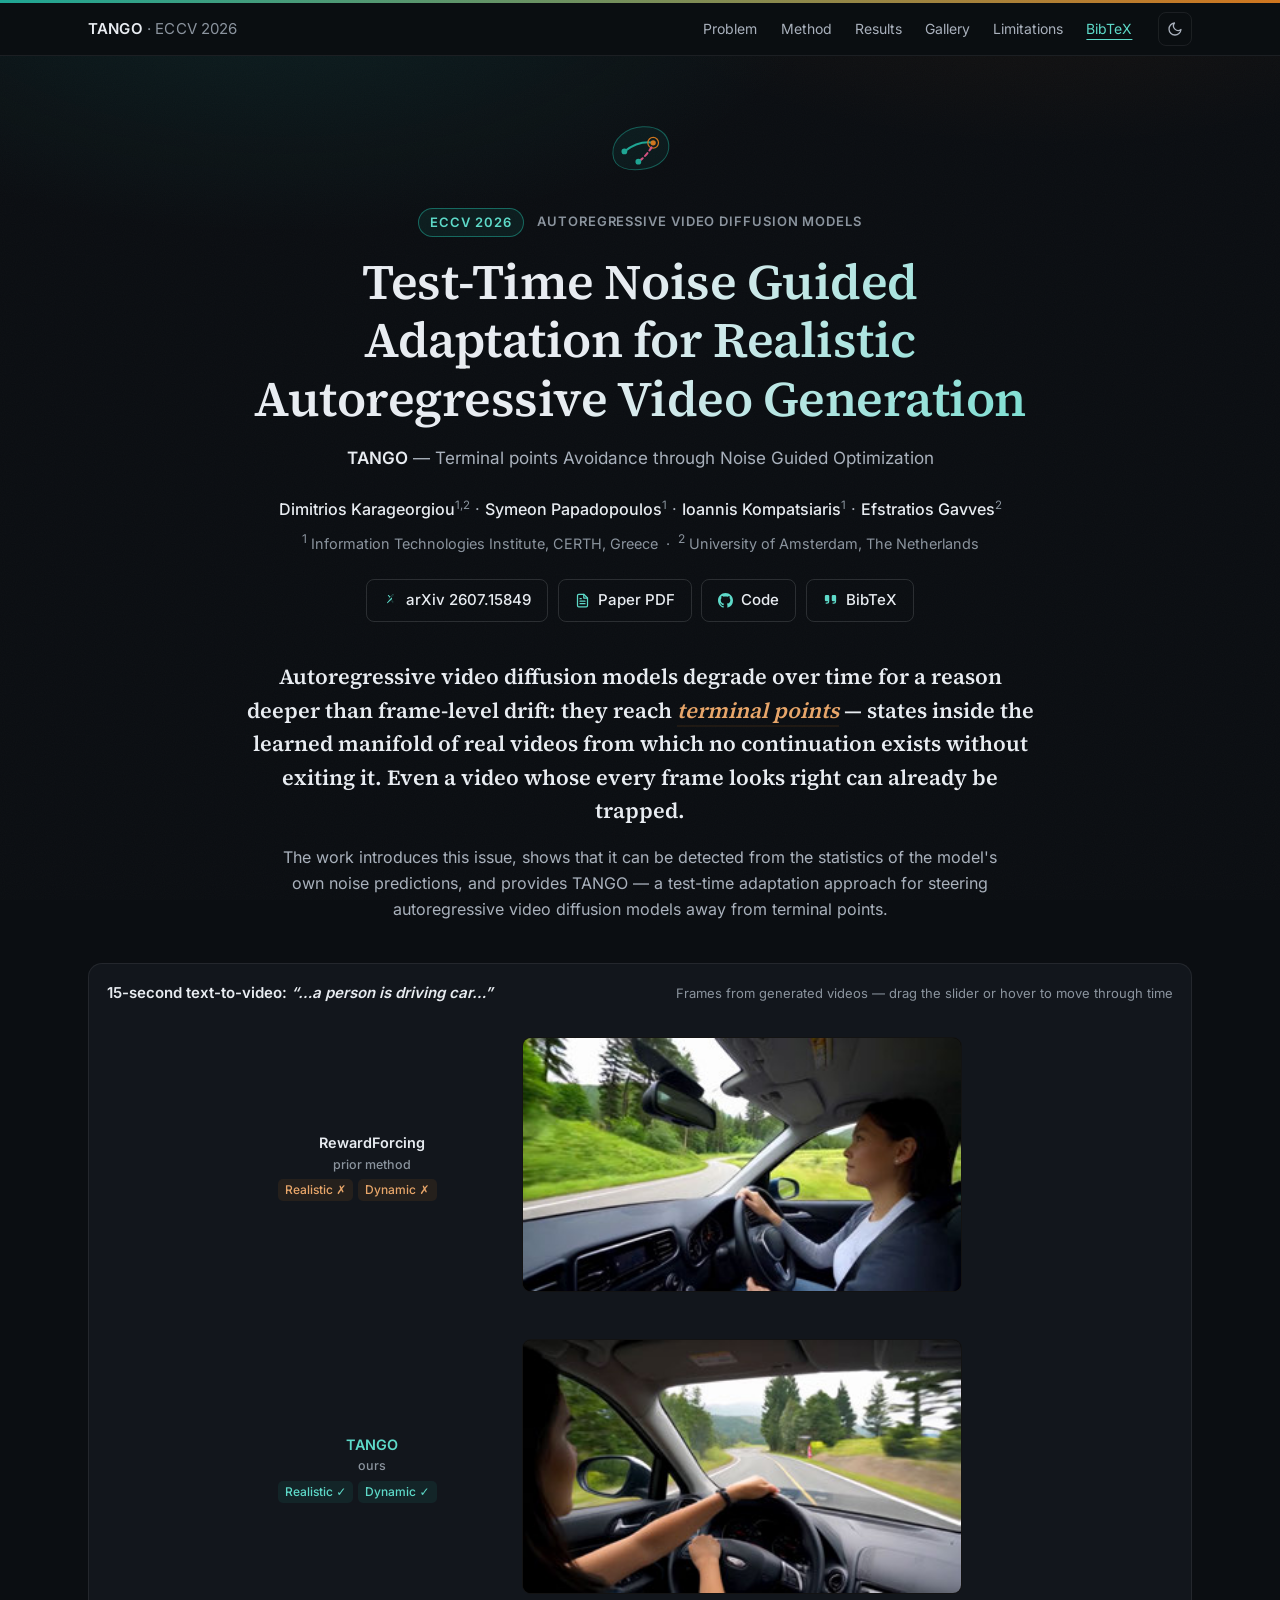
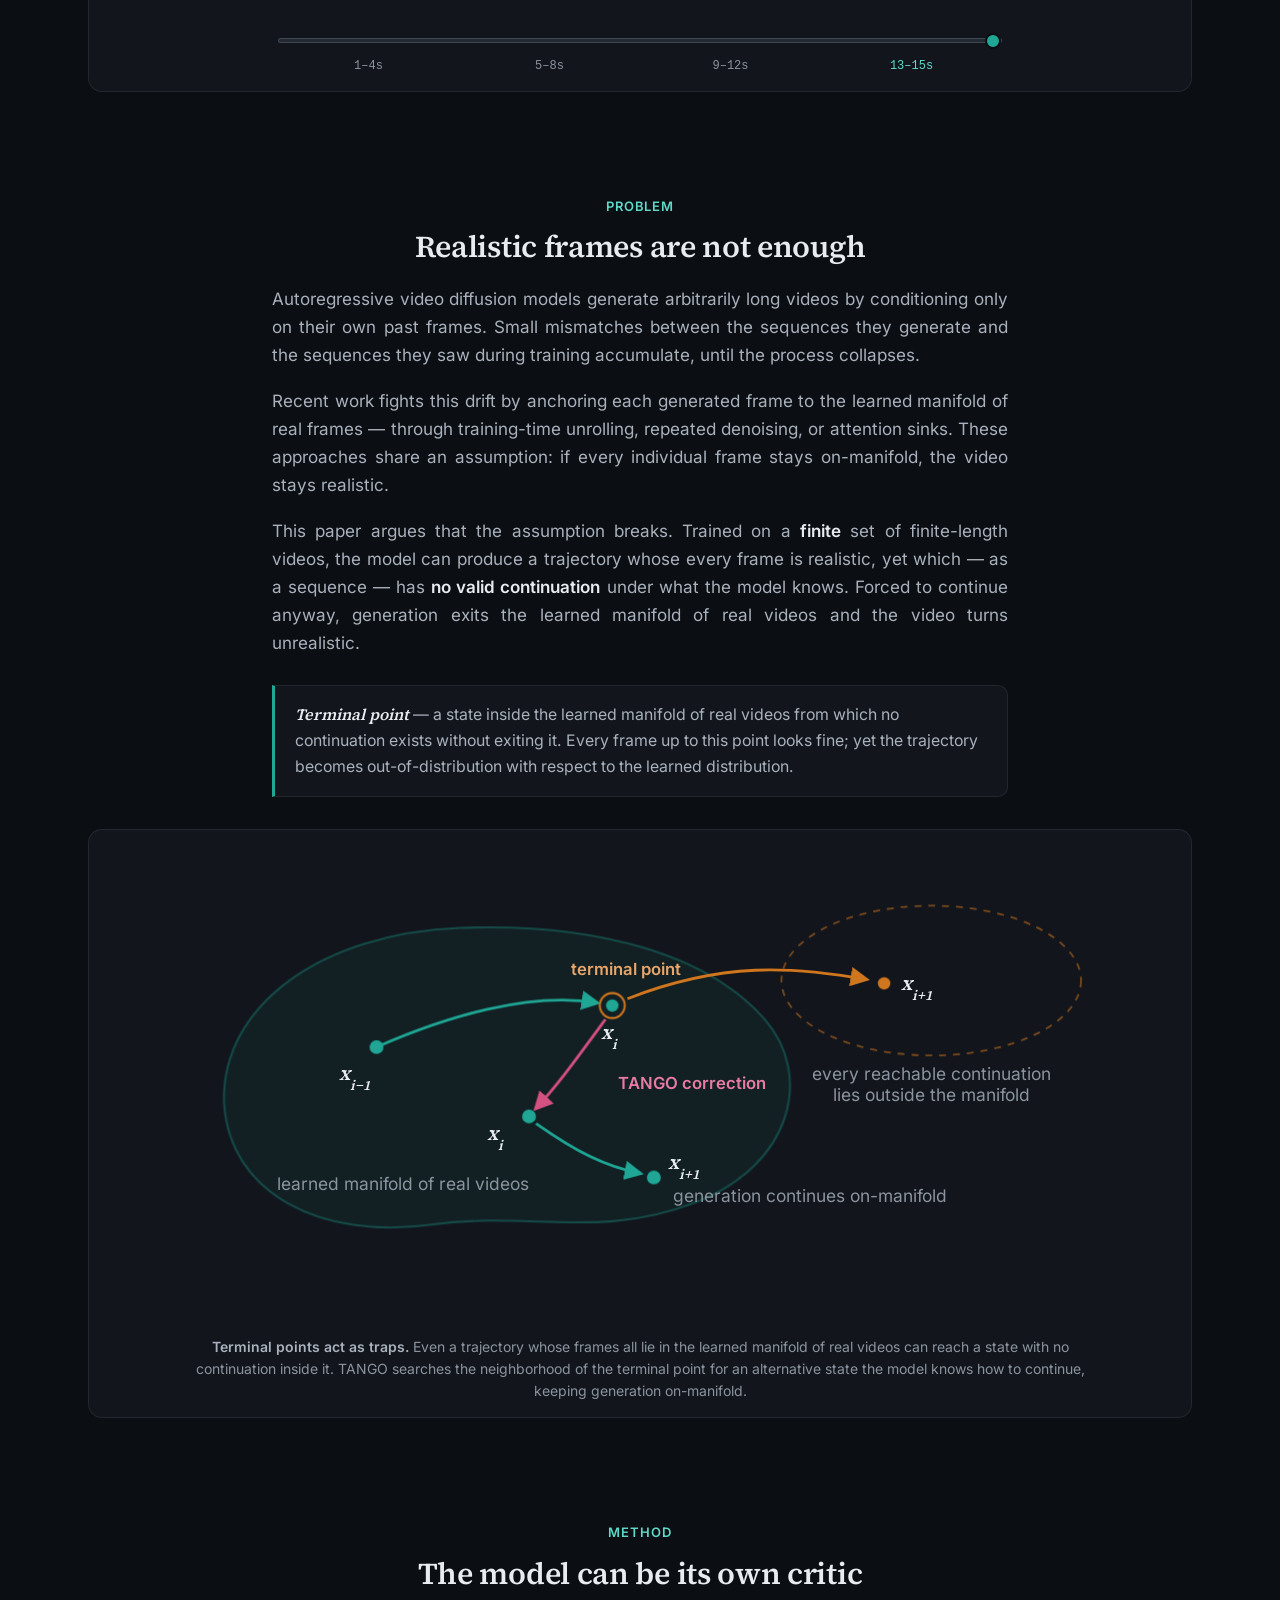
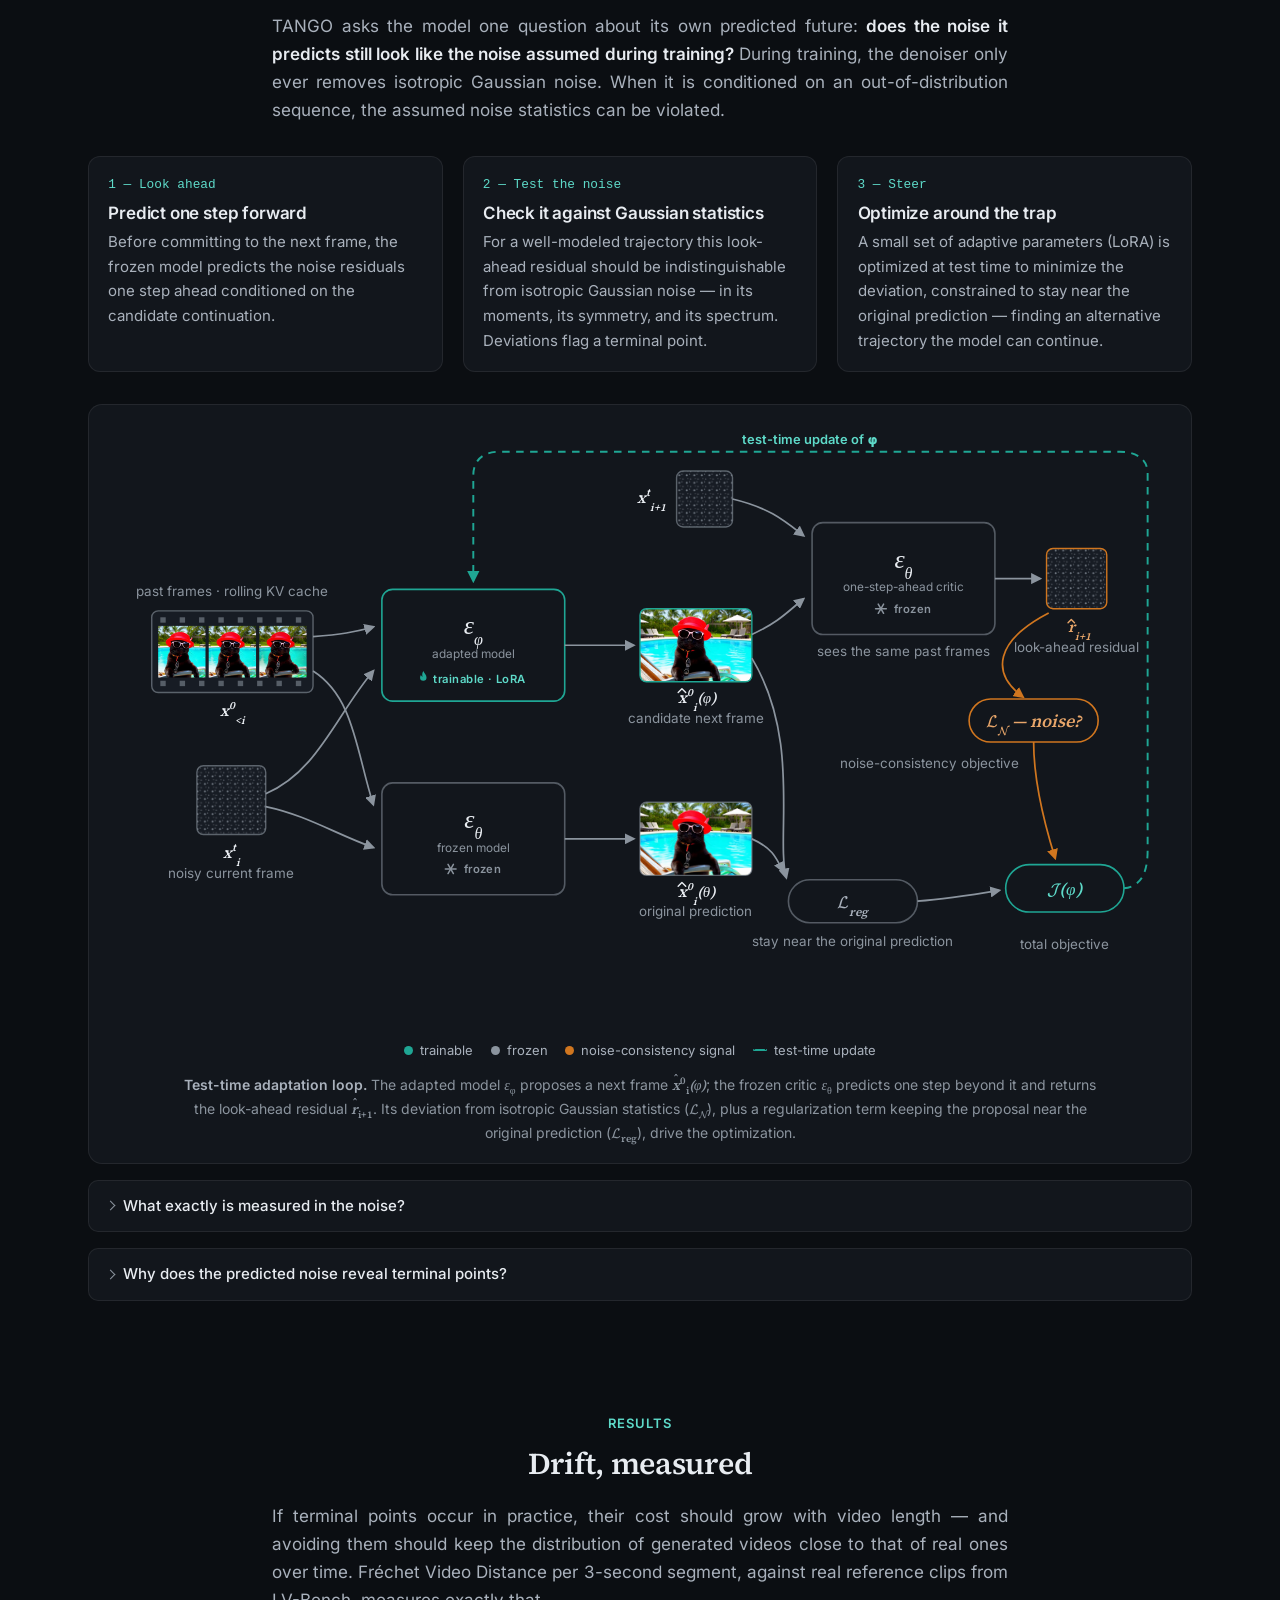
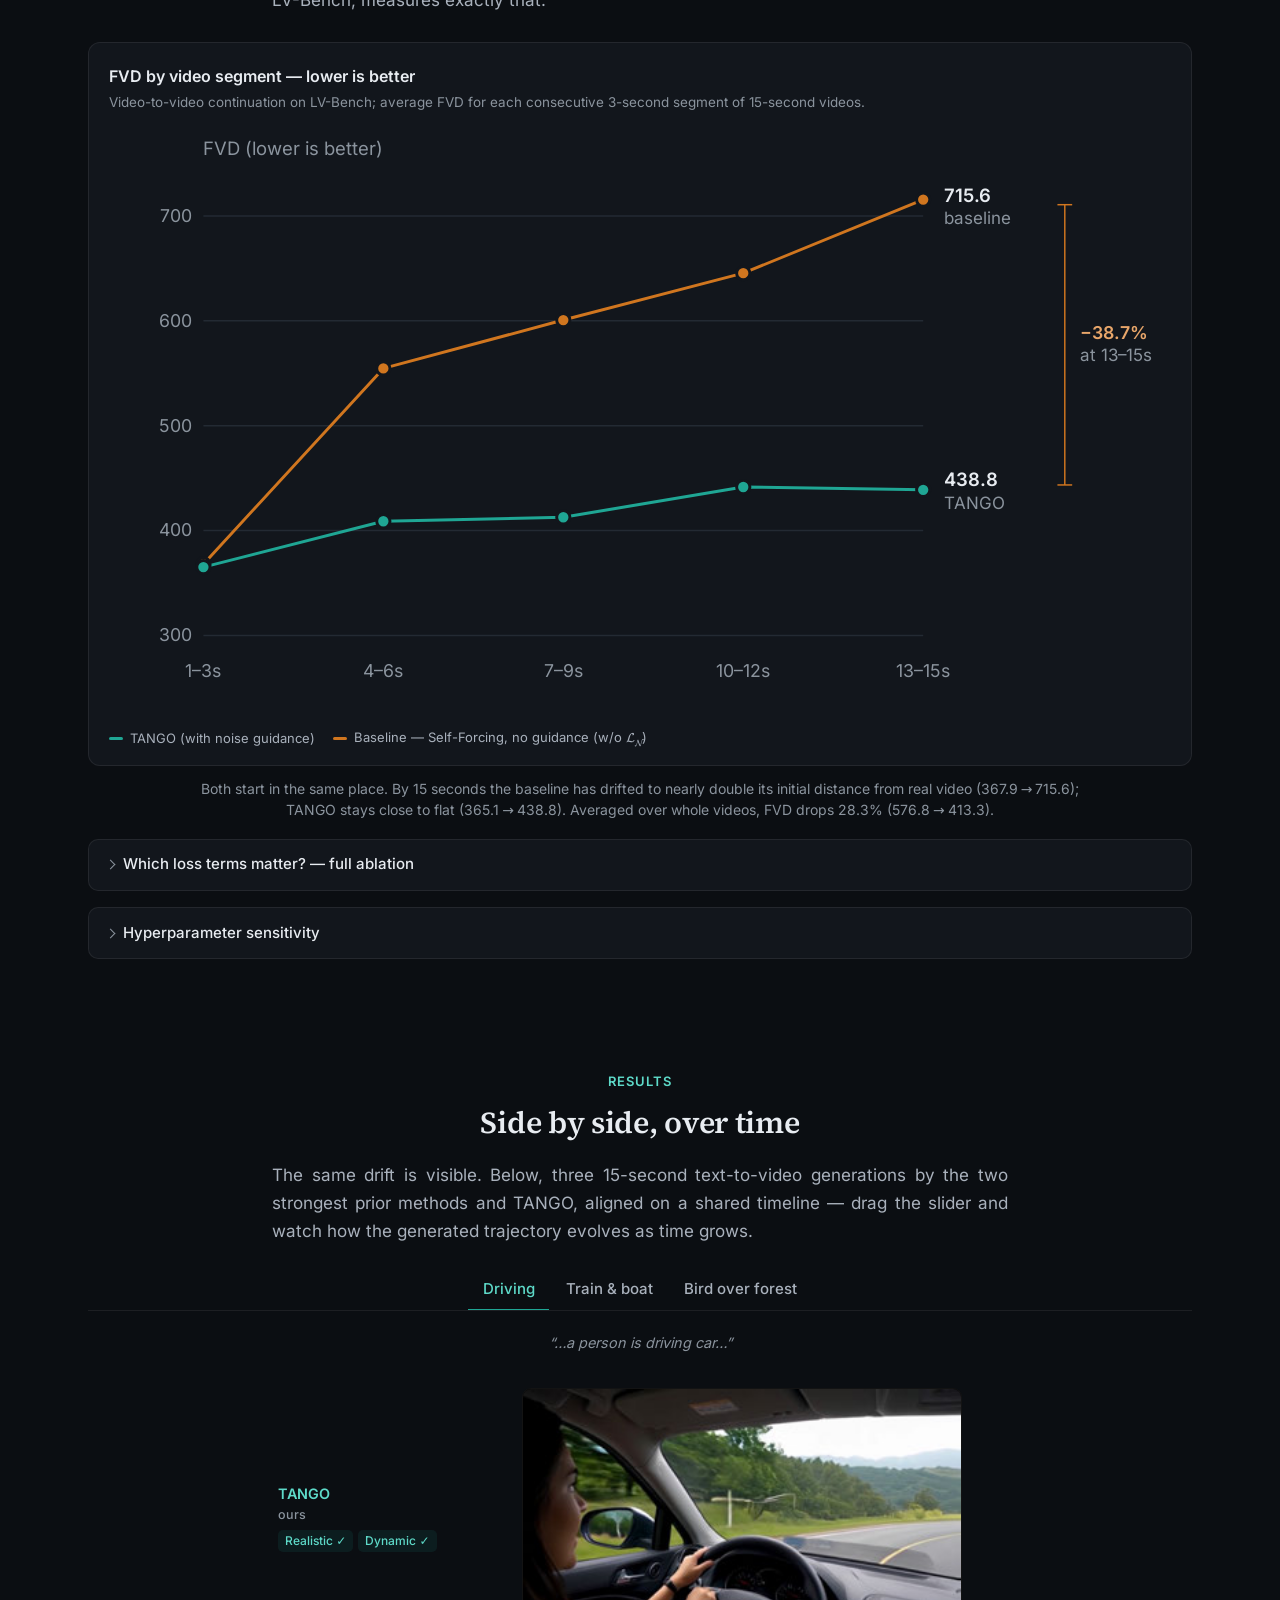
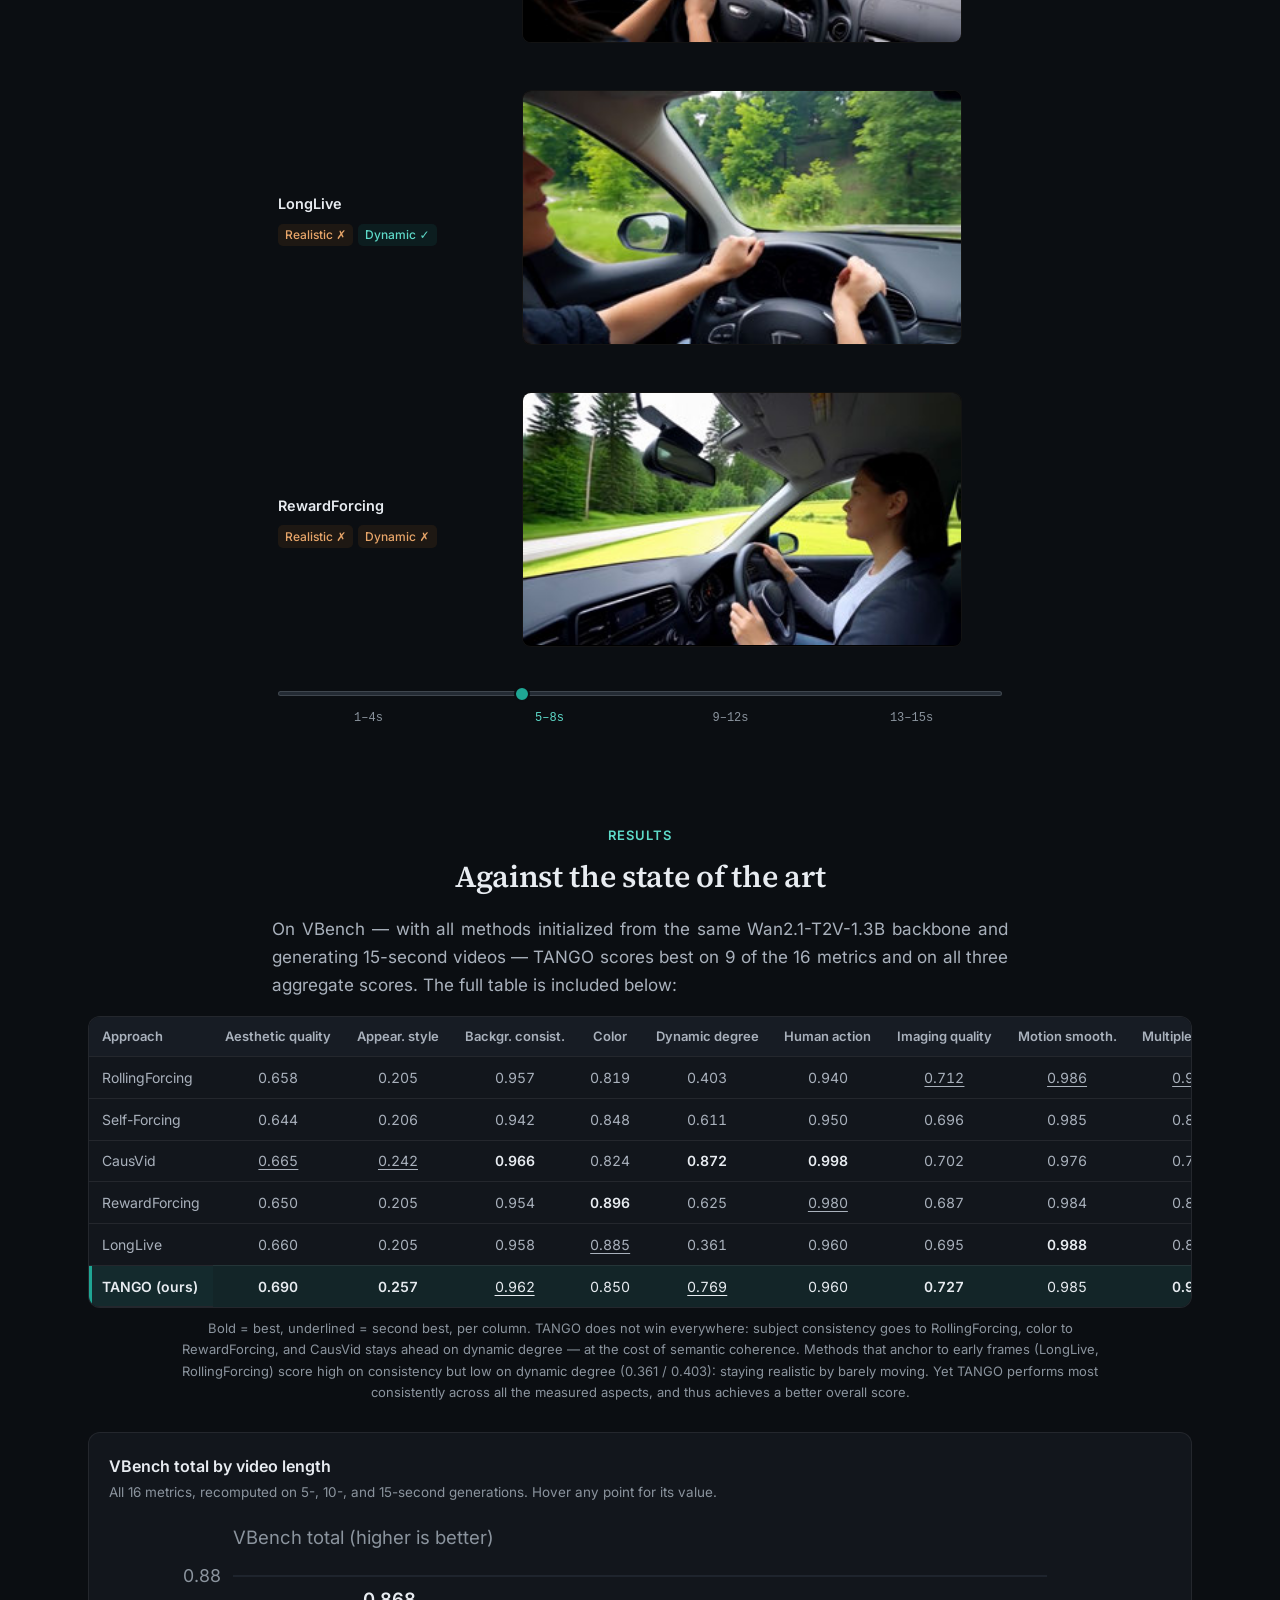
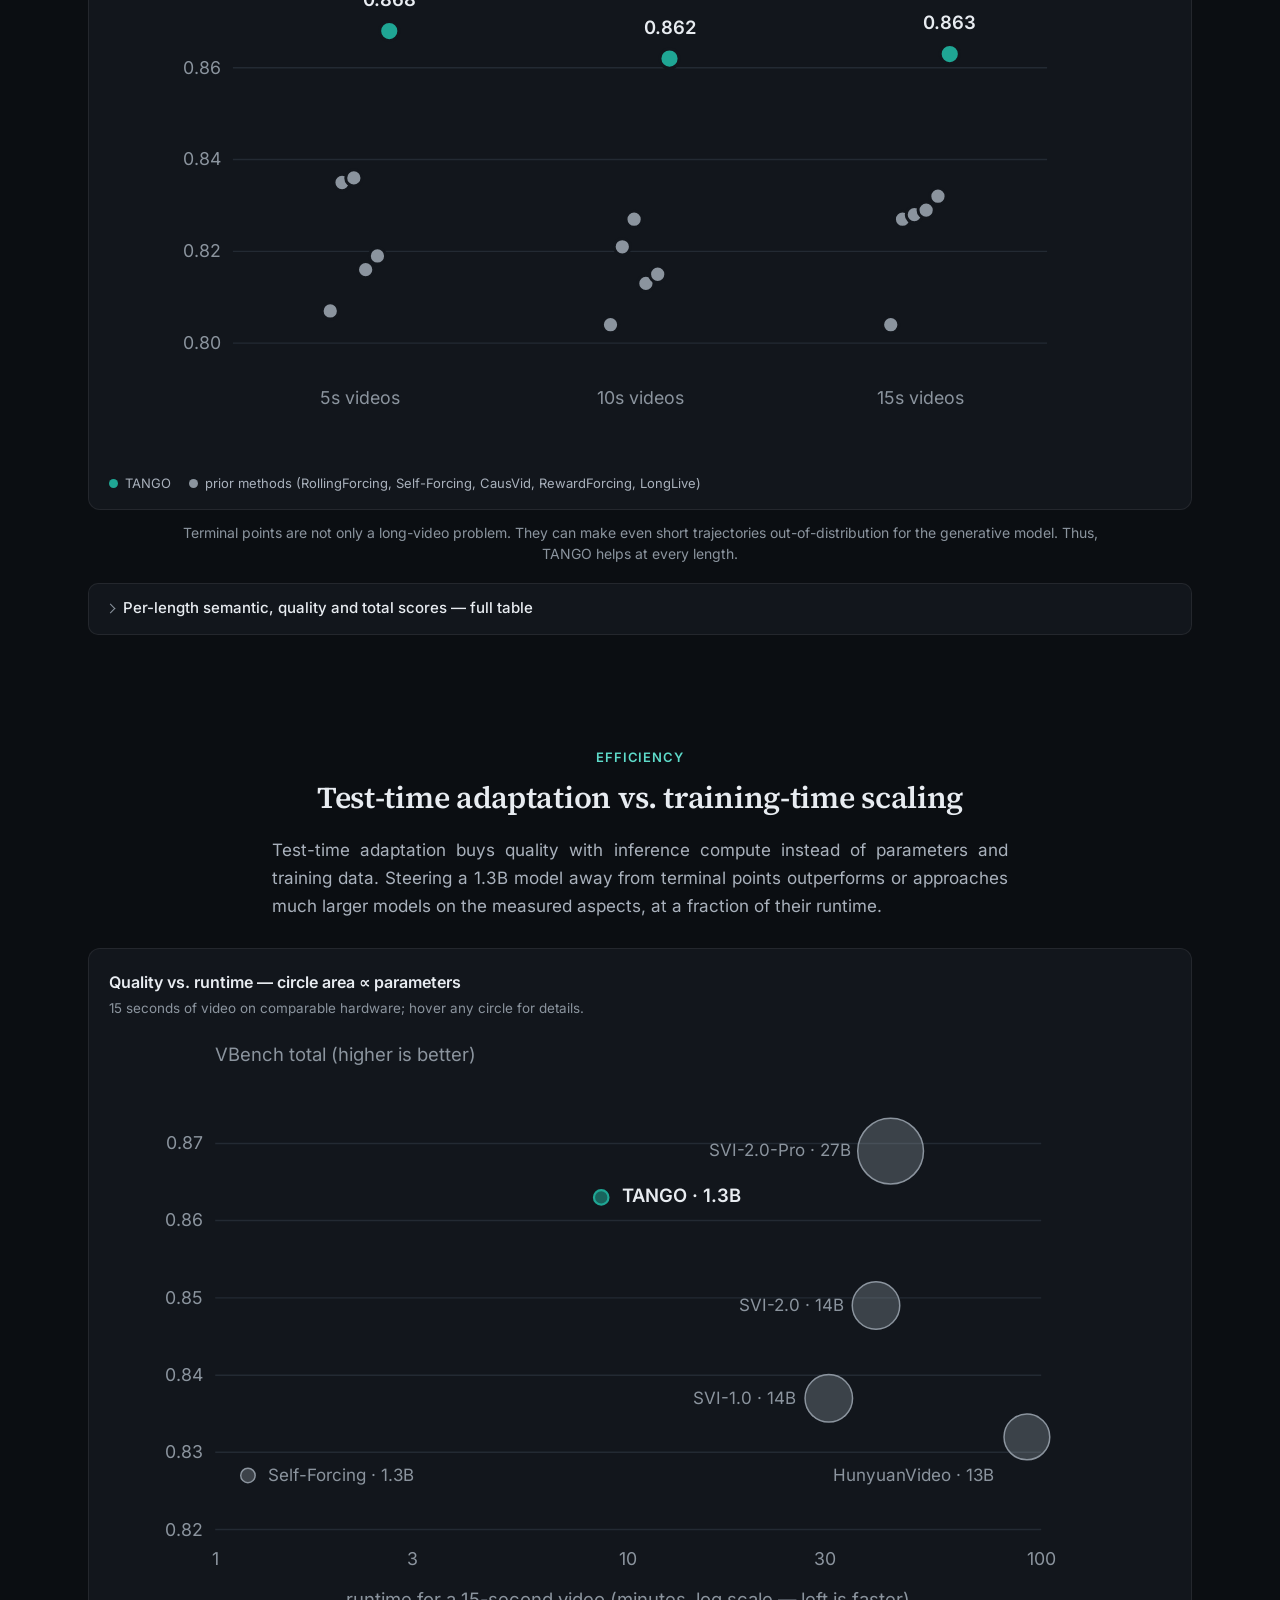
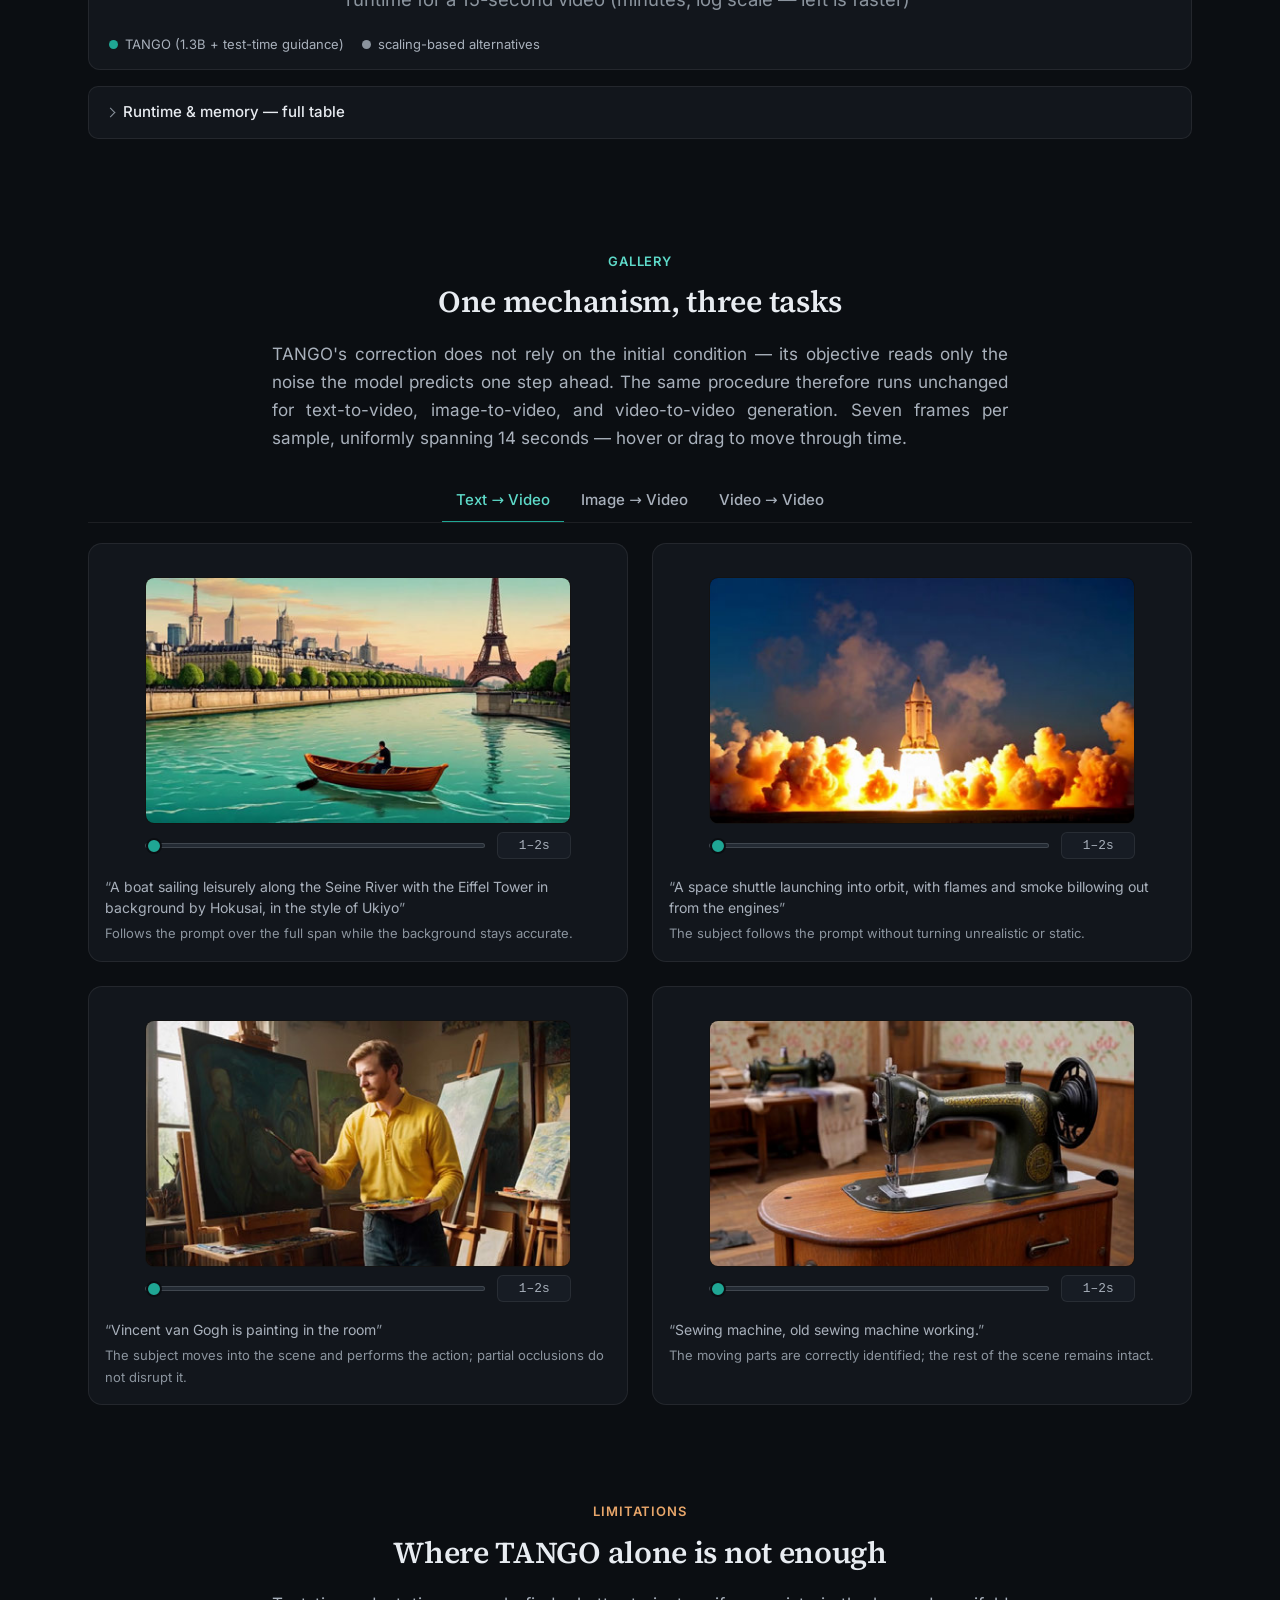
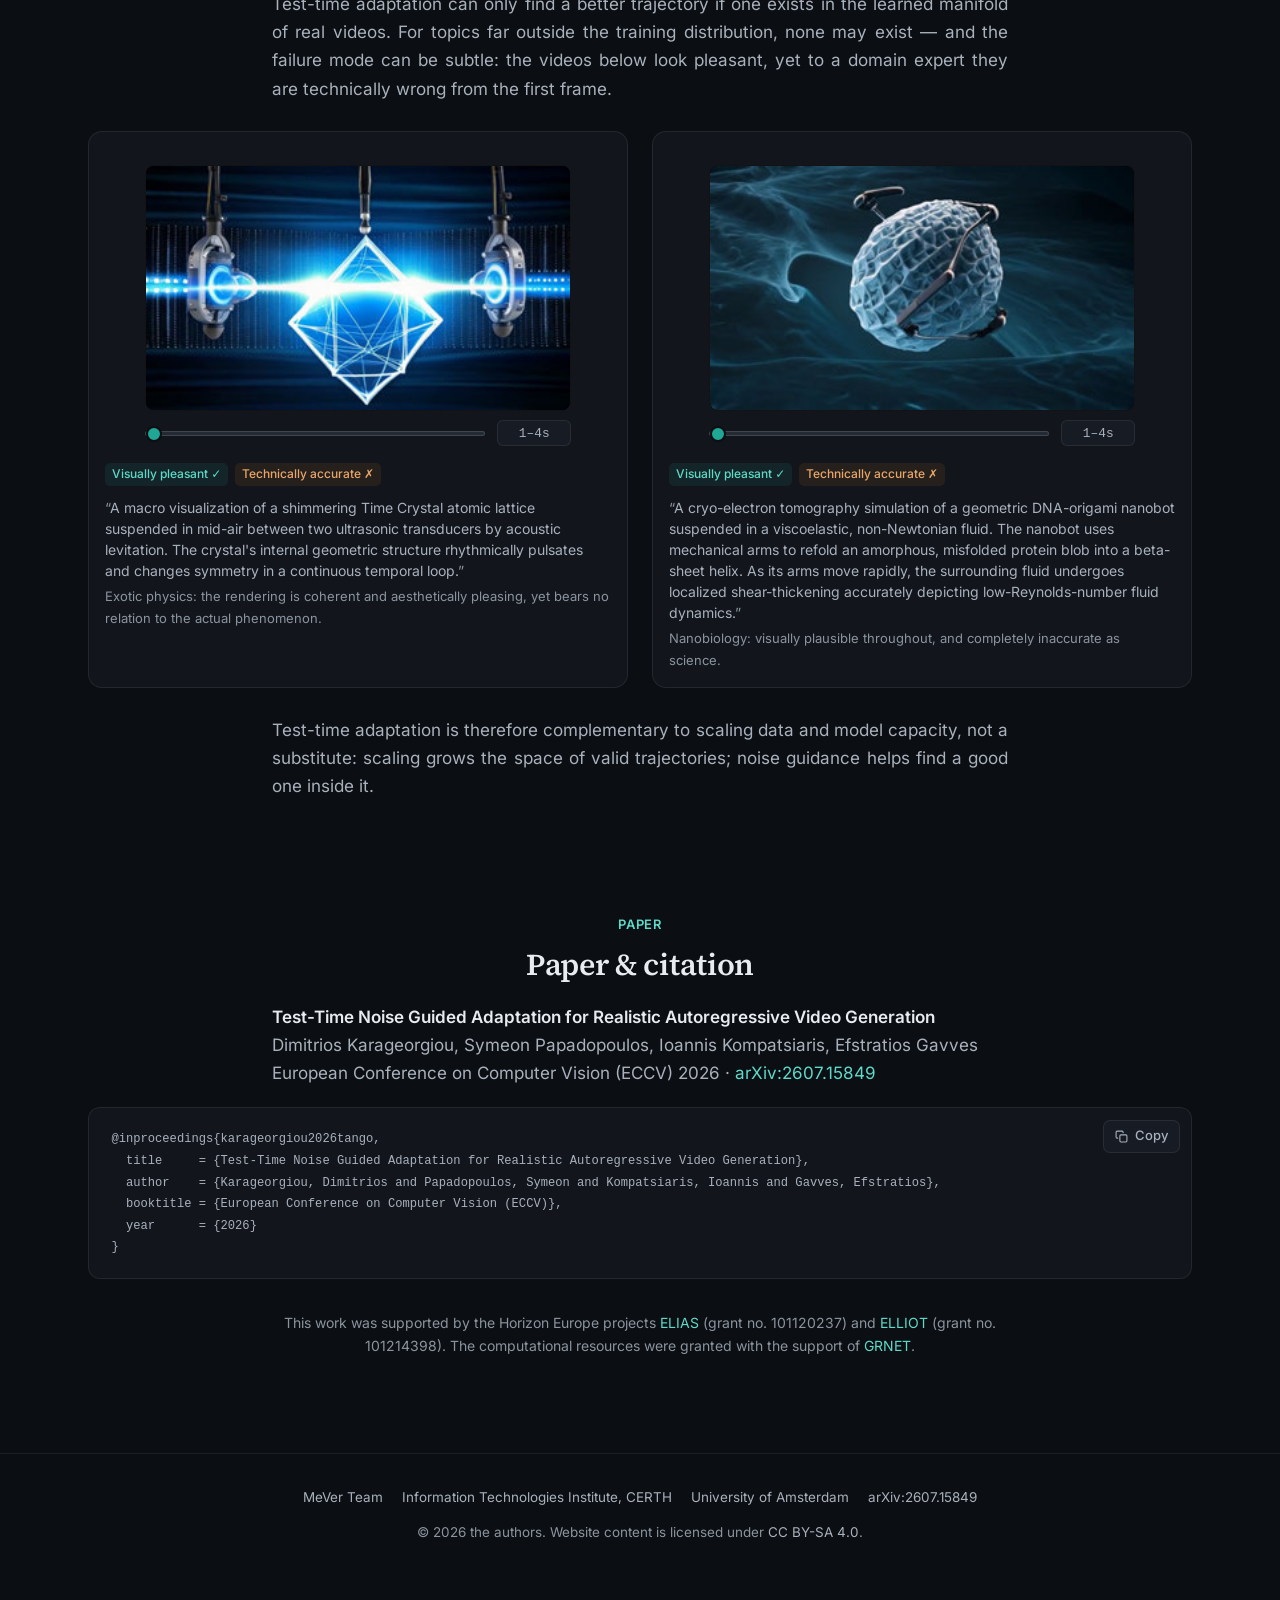
<file: index.html>
<!DOCTYPE html>
<html lang="en">
<head>
  <meta charset="utf-8">
  <meta name="viewport" content="width=device-width, initial-scale=1">

  <!--
    TANGO — ECCV 2026 project page.
    Copy style guide (keep the tone honest when editing):
      1. Every quantitative claim carries its raw values and comparator inline.
      2. Banned vocabulary: revolutionary, groundbreaking, unprecedented, massive, crushes.
         Allowed: outperforms, approaches, reduces, fails.
      3. Every section opens with one plain-language sentence before any term of art.
    Media note: every .clip filmstrip is a fixed-aspect container so each frame
    stack can later be swapped for a <video> element with zero layout change.
  -->

  <title>TANGO: Test-Time Noise Guided Adaptation for Realistic Autoregressive Video Generation</title>

  <meta name="title" content="TANGO: Test-Time Noise Guided Adaptation for Realistic Autoregressive Video Generation">
  <meta name="description" content="TANGO avoids terminal points in autoregressive video generation through test-time noise guided optimization, using the diffusion model as a critic of its own outputs. ECCV 2026.">
  <meta name="keywords" content="autoregressive video generation, video diffusion models, test-time adaptation, terminal points, noise guidance, TANGO, ECCV 2026, computer vision">
  <meta name="author" content="Dimitrios Karageorgiou, Symeon Papadopoulos, Ioannis Kompatsiaris, Efstratios Gavves">
  <meta name="robots" content="index, follow">
  <link rel="canonical" href="https://mever-team.github.io/tango/">

  <!-- Open Graph -->
  <meta property="og:type" content="article">
  <meta property="og:site_name" content="MeVer, CERTH-ITI">
  <meta property="og:title" content="TANGO: Test-Time Noise Guided Adaptation for Realistic Autoregressive Video Generation">
  <meta property="og:description" content="Even when every generated frame looks realistic, an autoregressive video model can reach a state from which it cannot continue. TANGO detects these terminal points from the model's own noise predictions and steers around them at test time. ECCV 2026.">
  <meta property="og:url" content="https://mever-team.github.io/tango/">
  <meta property="og:image" content="https://mever-team.github.io/tango/static/images/social_preview.png">
  <meta property="og:image:width" content="1200">
  <meta property="og:image:height" content="630">
  <meta property="og:image:alt" content="TANGO — test-time noise guided adaptation for autoregressive video generation">

  <!-- Twitter -->
  <meta name="twitter:card" content="summary_large_image">
  <meta name="twitter:title" content="TANGO: Test-Time Noise Guided Adaptation for Realistic Autoregressive Video Generation">
  <meta name="twitter:description" content="Even when every generated frame looks realistic, an autoregressive video model can reach a state from which it cannot continue. TANGO detects these terminal points and steers around them at test time. ECCV 2026.">
  <meta name="twitter:image" content="https://mever-team.github.io/tango/static/images/social_preview.png">

  <!-- Academic -->
  <meta name="citation_title" content="Test-Time Noise Guided Adaptation for Realistic Autoregressive Video Generation">
  <meta name="citation_author" content="Karageorgiou, Dimitrios">
  <meta name="citation_author" content="Papadopoulos, Symeon">
  <meta name="citation_author" content="Kompatsiaris, Ioannis">
  <meta name="citation_author" content="Gavves, Efstratios">
  <meta name="citation_publication_date" content="2026">
  <meta name="citation_conference_title" content="European Conference on Computer Vision (ECCV)">
  <meta name="citation_arxiv_id" content="2607.15849">
  <meta name="citation_pdf_url" content="https://arxiv.org/pdf/2607.15849">

  <meta name="theme-color" content="#0b0e12" id="meta-theme-color">
  <link rel="icon" type="image/svg+xml" href="static/images/favicon.svg">
  <link rel="icon" type="image/x-icon" href="static/images/favicon.ico">
  <link rel="apple-touch-icon" href="static/images/apple-touch-icon.png">

  <!-- Theme boot: default dark; apply stored preference before first paint -->
  <script>
    (function () {
      document.documentElement.classList.add('js');
      try {
        var q = new URLSearchParams(location.search).get('theme');
        var t = localStorage.getItem('tango-theme') || q;
        if (t === 'light') {
          document.documentElement.setAttribute('data-theme', 'light');
          var mt = document.getElementById('meta-theme-color');
          if (mt) mt.setAttribute('content', '#fafaf8');
        }
      } catch (e) {}
    })();
  </script>

  <link rel="preload" href="static/fonts/SourceSerif4-600.woff2" as="font" type="font/woff2" crossorigin>
  <link rel="preload" href="static/fonts/Inter.woff2" as="font" type="font/woff2" crossorigin>
  <link rel="stylesheet" href="static/css/style.css">
  <script defer src="static/js/main.js"></script>

  <script type="application/ld+json">
  {
    "@context": "https://schema.org",
    "@type": "ScholarlyArticle",
    "headline": "Test-Time Noise Guided Adaptation for Realistic Autoregressive Video Generation",
    "description": "TANGO avoids terminal points in autoregressive video generation through test-time noise guided optimization, using the diffusion model as a critic of its own outputs.",
    "author": [
      { "@type": "Person", "name": "Dimitrios Karageorgiou" },
      { "@type": "Person", "name": "Symeon Papadopoulos" },
      { "@type": "Person", "name": "Ioannis Kompatsiaris" },
      { "@type": "Person", "name": "Efstratios Gavves" }
    ],
    "datePublished": "2026",
    "publisher": { "@type": "Organization", "name": "European Conference on Computer Vision (ECCV)" },
    "url": "https://mever-team.github.io/tango/",
    "sameAs": "https://arxiv.org/abs/2607.15849",
    "isAccessibleForFree": true
  }
  </script>
</head>
<body>

<a class="skip-link" href="#main-content">Skip to content</a>

<header class="topnav">
  <div class="accent-bar" aria-hidden="true"></div>
  <div class="shell topnav-inner">
    <a class="wordmark" href="#top">
      <svg class="nav-mark" viewBox="0 0 180 180" aria-hidden="true">
        <path d="M 24,102 C 22,64 58,38 96,36 C 134,34 158,52 160,80 C 162,108 140,132 104,138 C 66,144 26,140 24,102 Z"
              style="fill: var(--accent-mark); fill-opacity: 0.14"/>
        <path d="M 50,98 C 68,82 92,72 114,74" fill="none" style="stroke: var(--accent-mark)" stroke-width="11" stroke-linecap="round"/>
        <circle cx="50" cy="98" r="13" style="fill: var(--accent-mark)"/>
        <circle cx="122" cy="75" r="10" style="fill: var(--accent-mark)"/>
        <circle cx="122" cy="75" r="21" fill="none" style="stroke: var(--warn-mark)" stroke-width="8"/>
        <path d="M 116,90 C 106,104 99,111 90,119" fill="none" style="stroke: var(--jump-mark)" stroke-width="11" stroke-dasharray="16 14" stroke-linecap="round"/>
        <circle cx="85" cy="124" r="13" style="fill: var(--accent-mark)"/>
      </svg>
      <span>TANGO <span class="tag">· ECCV 2026</span></span>
    </a>
    <div class="nav-actions">
      <a class="btn" href="https://arxiv.org/abs/2607.15849" target="_blank" rel="noopener">
        <svg viewBox="0 0 448 512" fill="currentColor" aria-hidden="true"><use href="#arxiv-glyph"/></svg>
        arXiv
      </a>
      <a class="btn" href="https://arxiv.org/pdf/2607.15849" target="_blank" rel="noopener">
        <svg viewBox="0 0 24 24" fill="none" stroke="currentColor" stroke-width="2" stroke-linecap="round" stroke-linejoin="round" aria-hidden="true"><path d="M14 2H6a2 2 0 0 0-2 2v16a2 2 0 0 0 2 2h12a2 2 0 0 0 2-2V8z"/><path d="M14 2v6h6"/><path d="M16 13H8"/><path d="M16 17H8"/><path d="M10 9H8"/></svg>
        PDF
      </a>
      <a class="btn" href="https://github.com/mever-team/tango" target="_blank" rel="noopener">
        <svg viewBox="0 0 16 16" fill="currentColor" aria-hidden="true"><path d="M8 0C3.58 0 0 3.58 0 8c0 3.54 2.29 6.53 5.47 7.59.4.07.55-.17.55-.38 0-.19-.01-.82-.01-1.49-2.01.37-2.53-.49-2.69-.94-.09-.23-.48-.94-.82-1.13-.28-.15-.68-.52-.01-.53.63-.01 1.08.58 1.23.82.72 1.21 1.87.87 2.33.66.07-.52.28-.87.51-1.07-1.78-.2-3.64-.89-3.64-3.95 0-.87.31-1.59.82-2.15-.08-.2-.36-1.02.08-2.12 0 0 .67-.21 2.2.82.64-.18 1.32-.27 2-.27.68 0 1.36.09 2 .27 1.53-1.04 2.2-.82 2.2-.82.44 1.1.16 1.92.08 2.12.51.56.82 1.27.82 2.15 0 3.07-1.87 3.75-3.65 3.95.29.25.54.73.54 1.48 0 1.07-.01 1.93-.01 2.2 0 .21.15.46.55.38A8.01 8.01 0 0 0 16 8c0-4.42-3.58-8-8-8z"/></svg>
        Code
      </a>
    </div>
    <nav class="topnav-links" aria-label="Sections">
      <a href="#problem">Problem</a>
      <a href="#method">Method</a>
      <a href="#drift">Results</a>
      <a href="#gallery">Gallery</a>
      <a href="#failures">Limitations</a>
      <a href="#citation">BibTeX</a>
    </nav>
    <button class="theme-toggle" type="button" aria-label="Switch to light theme">
      <svg class="icon-moon" viewBox="0 0 24 24" fill="none" stroke="currentColor" stroke-width="2" stroke-linecap="round" stroke-linejoin="round" aria-hidden="true"><path d="M21 12.8A9 9 0 1 1 11.2 3 7 7 0 0 0 21 12.8z"/></svg>
      <svg class="icon-sun" viewBox="0 0 24 24" fill="none" stroke="currentColor" stroke-width="2" stroke-linecap="round" stroke-linejoin="round" aria-hidden="true"><circle cx="12" cy="12" r="4"/><path d="M12 2v2m0 16v2M4.9 4.9l1.4 1.4m11.4 11.4 1.4 1.4M2 12h2m16 0h2M4.9 19.1l1.4-1.4M17.7 6.3l1.4-1.4"/></svg>
    </button>
  </div>
</header>

<main id="main-content">

  <!-- ================= HERO ================= -->
  <section class="hero" id="top">
    <div class="shell">
      <svg class="hero-mark" viewBox="0 0 180 180" aria-hidden="true">
        <path d="M 24,102 C 22,64 58,38 96,36 C 134,34 158,52 160,80 C 162,108 140,132 104,138 C 66,144 26,140 24,102 Z"
              style="fill: var(--accent-mark); fill-opacity: 0.08; stroke: var(--accent-mark); stroke-opacity: 0.5" stroke-width="2.5"/>
        <path d="M 52,96 C 70,82 92,72 116,74" fill="none" style="stroke: var(--accent-mark)" stroke-width="5" stroke-linecap="round"/>
        <circle cx="52" cy="96" r="7" style="fill: var(--accent-mark)"/>
        <circle cx="122" cy="75" r="6.5" style="fill: var(--warn-mark)"/>
        <circle cx="122" cy="75" r="13" fill="none" style="stroke: var(--warn-mark)" stroke-width="3"/>
        <path d="M 118,86 C 108,102 100,110 90,118" fill="none" style="stroke: var(--jump-mark)" stroke-width="5" stroke-dasharray="9 8" stroke-linecap="round"/>
        <circle cx="86" cy="121" r="7" style="fill: var(--accent-mark)"/>
      </svg>
      <p class="hero-kicker"><span class="pill">ECCV 2026</span> Autoregressive video diffusion models</p>
      <h1>Test-Time Noise Guided Adaptation for Realistic Autoregressive Video Generation</h1>
      <p class="hero-sub"><span class="abbr">TANGO</span> — Terminal points Avoidance through Noise Guided Optimization</p>

      <p class="authors">
        <a href="https://orcid.org/0009-0007-4259-8249" target="_blank" rel="noopener">Dimitrios Karageorgiou</a><sup>1,2</sup> ·
        <a href="https://orcid.org/0000-0002-5441-7341" target="_blank" rel="noopener">Symeon Papadopoulos</a><sup>1</sup> ·
        <a href="https://orcid.org/0000-0001-6447-9020" target="_blank" rel="noopener">Ioannis Kompatsiaris</a><sup>1</sup> ·
        <a href="https://orcid.org/0000-0001-8947-1332" target="_blank" rel="noopener">Efstratios Gavves</a><sup>2</sup>
      </p>
      <p class="affils"><sup>1</sup> Information Technologies Institute, CERTH, Greece &nbsp;·&nbsp; <sup>2</sup>&nbsp;University of Amsterdam, The Netherlands</p>

      <div class="hero-links">
        <a class="btn" href="https://arxiv.org/abs/2607.15849" target="_blank" rel="noopener">
          <!-- arXiv glyph from Academicons (SIL OFL 1.1) -->
          <svg viewBox="0 0 448 512" fill="currentColor" aria-hidden="true"><path id="arxiv-glyph" d="m 119.65,351.996 c -5.84961,0.13477 -11.1943,-3.29883 -13.502,-8.67578 -2.19629,-5.27051 -0.61914,-8.9668 4.19727,-15.8652 7.05469,-10.3799 78.8242,-96.5625 78.8242,-96.5625 l -15.8828,-14.8633 c -13.3809,-13.3779 -13.9561,-31.333 -1.50977,-43.7754 l 18.4922,-17.6133 -51.5977,-63.377 c -4.00586,-4.26758 -6.48535,-11.7559 -4.24805,-17.1309 2.27832,-5.53613 7.69727,-9.12891 13.6836,-9.07031 3.83398,0.0957 7.43262,1.87402 9.83789,4.86133 l 61.3691,57.0566 94.5762,-90.0703 c 3.19434,-3.08398 7.44336,-4.83984 11.8828,-4.91016 1.60449,0.0039 3.19824,0.245117 4.73242,0.714844 5.7793,1.80566 10.249,6.41797 11.8711,12.252 1.2998,5.47363 -0.27637,11.2334 -4.18164,15.2832 l -83.0859,100.011996 14.8789,13.834 c 11.0957,10.0029 11.1543,27.3906 0.12695,37.4688 l -16.2949,15.6309 56.2559,66.4434 0.0742,0.0859 0.0664,0.0899 c 5.02734,6.53125 7.43164,11.5615 4.83984,17.9395 -3.13379,5.96875 -8.69727,10.29 -15.2559,11.8516 -0.67676,0.0908 -1.35938,0.13574 -2.04297,0.13671 l -0.004,-0.0117 c -4.42871,-0.27051 -8.61035,-2.13086 -11.7754,-5.24023 l -0.13086,-0.10743 -0.12304,-0.11132 -65.207,-59.127 -89.8965,86.2402 c 0,0 -5.33398,6.47754 -10.9707,6.61133 z m 178.104,-33.041 c 0.47852,-0.002 0.95703,-0.0332 1.43164,-0.0957 4.84277,-1.33301 8.95605,-4.54004 11.4316,-8.91016 1.44922,-3.5625 1.00293,-6.45703 -4.19727,-13.2148 l -56.0586,-66.2188 -26.375,25.3027 64.9551,58.9062 c 2.33887,2.41504 5.46484,3.91113 8.8125,4.2168 v 0.0137 z M 192.436,227.402 334.446,57.244 c 2.78711,-3.48926 4.5293,-6.97949 3.3418,-10.9121 -1.16113,-4.30273 -4.43457,-7.71777 -8.68555,-9.05664 -1.08105,-0.333984 -2.20508,-0.503906 -3.33594,-0.505859 -3.20801,0.07617 -6.26953,1.35645 -8.57617,3.58789 l -142.033,135.284999 c -11.1719,11.1719 -9.48242,26.0195 1.39258,36.8945 z"/></svg>
          arXiv 2607.15849
        </a>
        <a class="btn" href="https://arxiv.org/pdf/2607.15849" target="_blank" rel="noopener">
          <svg viewBox="0 0 24 24" fill="none" stroke="currentColor" stroke-width="2" stroke-linecap="round" stroke-linejoin="round" aria-hidden="true"><path d="M14 2H6a2 2 0 0 0-2 2v16a2 2 0 0 0 2 2h12a2 2 0 0 0 2-2V8z"/><path d="M14 2v6h6"/><path d="M16 13H8"/><path d="M16 17H8"/><path d="M10 9H8"/></svg>
          Paper PDF
        </a>
        <a class="btn" href="https://github.com/mever-team/tango" target="_blank" rel="noopener">
          <svg viewBox="0 0 16 16" fill="currentColor" aria-hidden="true"><path d="M8 0C3.58 0 0 3.58 0 8c0 3.54 2.29 6.53 5.47 7.59.4.07.55-.17.55-.38 0-.19-.01-.82-.01-1.49-2.01.37-2.53-.49-2.69-.94-.09-.23-.48-.94-.82-1.13-.28-.15-.68-.52-.01-.53.63-.01 1.08.58 1.23.82.72 1.21 1.87.87 2.33.66.07-.52.28-.87.51-1.07-1.78-.2-3.64-.89-3.64-3.95 0-.87.31-1.59.82-2.15-.08-.2-.36-1.02.08-2.12 0 0 .67-.21 2.2.82.64-.18 1.32-.27 2-.27.68 0 1.36.09 2 .27 1.53-1.04 2.2-.82 2.2-.82.44 1.1.16 1.92.08 2.12.51.56.82 1.27.82 2.15 0 3.07-1.87 3.75-3.65 3.95.29.25.54.73.54 1.48 0 1.07-.01 1.93-.01 2.2 0 .21.15.46.55.38A8.01 8.01 0 0 0 16 8c0-4.42-3.58-8-8-8z"/></svg>
          Code
        </a>
        <a class="btn" href="#citation">
          <svg viewBox="0 0 24 24" fill="currentColor" stroke="none" aria-hidden="true"><path d="M16 3a2 2 0 0 0-2 2v6a2 2 0 0 0 2 2h3a2 2 0 0 1-2 2h-1a1 1 0 0 0 0 2h1a4 4 0 0 0 4-4V5a2 2 0 0 0-2-2z"/><path d="M5 3a2 2 0 0 0-2 2v6a2 2 0 0 0 2 2h3a2 2 0 0 1-2 2H5a1 1 0 0 0 0 2h1a4 4 0 0 0 4-4V5a2 2 0 0 0-2-2z"/></svg>
          BibTeX
        </a>
      </div>

      <p class="thesis">
        Autoregressive video diffusion models degrade over time for a reason deeper than
        frame-level drift: they reach <em class="tp">terminal points</em> — states inside the
        learned manifold of real videos from which no continuation exists without exiting it. Even a video whose every
        frame looks right can already be trapped.
      </p>
      <p class="thesis-sub">
        The work introduces this issue, shows that it can be detected from the statistics of the
        model's own noise predictions, and provides TANGO — a test-time adaptation approach for steering autoregressive video diffusion models away from terminal points.
      </p>

      <!-- Hero teaser: baseline vs TANGO over a shared timeline.
           Each .clip is a fixed-aspect stack; swap frames for <video> later. -->
      <div class="teaser reveal" data-race data-autoplay="loop">
        <div class="teaser-head">
          <span class="teaser-title">15-second text-to-video: <em>“…a person is driving car…”</em></span>
          <span class="teaser-note">Frames from generated videos — drag the slider or hover to move through time</span>
        </div>
        <div class="race-rows">
          <div class="race-row">
            <div class="race-label">
              <span class="race-name">RewardForcing <span class="who">prior method</span></span>
              <div class="race-chips">
                <span class="chip chip--bad">Realistic ✗</span>
                <span class="chip chip--bad">Dynamic ✗</span>
              </div>
            </div>
            <figure class="clip" data-times='["1–4s","5–8s","9–12s","13–15s"]' data-start="3">
              <div class="frames">
                <div class="frames-track">
                  <img src="static/images/compare/driving/rewardforcing_1.jpg" width="319" height="184" alt="RewardForcing, driving scene at 1–4 seconds" loading="lazy">
                  <img src="static/images/compare/driving/rewardforcing_2.jpg" width="319" height="184" alt="RewardForcing, driving scene at 5–8 seconds" loading="lazy">
                  <img src="static/images/compare/driving/rewardforcing_3.jpg" width="322" height="186" alt="RewardForcing, driving scene at 9–12 seconds" loading="lazy">
                  <img src="static/images/compare/driving/rewardforcing_4.jpg" width="322" height="186" alt="RewardForcing, driving scene at 13–15 seconds: the scene has degraded" loading="lazy">
                </div>
              </div>
            </figure>
          </div>
          <div class="race-row race-row--ours">
            <div class="race-label">
              <span class="race-name">TANGO <span class="who">ours</span></span>
              <div class="race-chips">
                <span class="chip chip--good">Realistic ✓</span>
                <span class="chip chip--good">Dynamic ✓</span>
              </div>
            </div>
            <figure class="clip" data-times='["1–4s","5–8s","9–12s","13–15s"]' data-start="3">
              <div class="frames">
                <div class="frames-track">
                  <img src="static/images/compare/driving/tango_1.jpg" width="319" height="184" alt="TANGO, driving scene at 1–4 seconds" loading="lazy">
                  <img src="static/images/compare/driving/tango_2.jpg" width="319" height="184" alt="TANGO, driving scene at 5–8 seconds" loading="lazy">
                  <img src="static/images/compare/driving/tango_3.jpg" width="319" height="184" alt="TANGO, driving scene at 9–12 seconds" loading="lazy">
                  <img src="static/images/compare/driving/tango_4.jpg" width="322" height="186" alt="TANGO, driving scene at 13–15 seconds: the scene remains coherent" loading="lazy">
                </div>
              </div>
            </figure>
          </div>
        </div>
        <div class="race-shared">
          <input class="race-range" type="range" min="0" max="3" step="1" value="3" aria-label="Video time segment">
          <div class="seg-axis" aria-hidden="true"><span>1–4s</span><span>5–8s</span><span>9–12s</span><span>13–15s</span></div>
        </div>
      </div>

    </div>
  </section>

  <!-- ================= PROBLEM ================= -->
  <section id="problem">
    <div class="shell">
      <p class="kicker">Problem</p>
      <h2>Realistic frames are not enough</h2>
      <div class="prose reveal">
        <p>
          Autoregressive video diffusion models generate arbitrarily long videos by conditioning
          only on their own past frames. Small mismatches between the sequences they generate and
          the sequences they saw during training accumulate, until the process collapses.
        </p>
        <p>
          Recent work fights this drift by anchoring each generated frame to the learned manifold of
          real frames — through training-time unrolling, repeated denoising, or attention sinks.
          These approaches share an assumption: if every individual frame stays on-manifold, the
          video stays realistic.
        </p>
        <p>
          This paper argues that the assumption breaks. Trained on a <strong>finite</strong> set of
          finite-length videos, the model can produce a trajectory whose every frame is realistic,
          yet which — as a sequence — has <strong>no valid continuation</strong> under what the model
          knows. Forced to continue anyway, generation exits the learned manifold of real videos and the video turns unrealistic.
        </p>
      </div>

      <div class="callout reveal">
        <p><span class="term">Terminal point</span> — a state inside the learned manifold of real videos
        from which no continuation exists without exiting it. Every frame up to this point looks fine;
        yet the trajectory becomes out-of-distribution with respect to the learned distribution.</p>
      </div>

      <!-- Theme-aware redraw of the paper's overview diagram (Fig. 1, top) -->
      <figure class="manifold-fig reveal">
        <div class="manifold-scroll" role="img" aria-label="Diagram: a generation trajectory inside the learned manifold reaches a terminal point near the boundary. All reachable continuations lie outside the manifold. TANGO corrects the trajectory to an alternative state inside the manifold, from which generation continues realistically.">
        <svg viewBox="0 0 760 340" xmlns="http://www.w3.org/2000/svg" aria-hidden="true">
          <defs>
            <marker id="ah-ok" viewBox="0 0 10 10" refX="8" refY="5" markerWidth="7" markerHeight="7" orient="auto-start-reverse">
              <path d="M0,0 L10,5 L0,10 z" style="fill: var(--accent-mark)"/>
            </marker>
            <marker id="ah-bad" viewBox="0 0 10 10" refX="8" refY="5" markerWidth="7" markerHeight="7" orient="auto-start-reverse">
              <path d="M0,0 L10,5 L0,10 z" style="fill: var(--warn-mark)"/>
            </marker>
            <marker id="ah-j" viewBox="0 0 10 10" refX="8" refY="5" markerWidth="7" markerHeight="7" orient="auto-start-reverse">
              <path d="M0,0 L10,5 L0,10 z" style="fill: var(--jump-mark)"/>
            </marker>
          </defs>

          <path class="mani-blob fade-in" d="M 80,180 C 78,110 150,58 250,54 C 350,50 430,74 470,120 C 505,160 490,225 420,252 C 350,279 300,258 230,268 C 150,279 84,246 80,180 Z"/>
          <text class="mani-label fade-in" x="118" y="243">learned manifold of real videos</text>

          <!-- on-manifold trajectory so far -->
          <path class="traj-ok draw" style="--len: 220" d="M190,140 C 240,118 300,100 349,108" marker-end="url(#ah-ok)"/>
          <circle class="pt-ok fade-in" cx="190" cy="140" r="5"/>
          <text class="mani-var fade-in" x="163" y="164">x<tspan baseline-shift="sub" font-size="10">i−1</tspan></text>

          <!-- terminal point -->
          <circle class="pt-ok fade-in" style="animation-delay: 0.9s" cx="360" cy="110" r="4.5"/>
          <circle class="pt-ring fade-in" style="animation-delay: 0.9s" cx="360" cy="110" r="9"/>
          <text class="mani-anno bad fade-in" style="animation-delay: 0.9s" x="330" y="88">terminal point</text>
          <text class="mani-var fade-in" style="animation-delay: 0.9s" x="352" y="134">x<tspan baseline-shift="sub" font-size="10">i</tspan></text>

          <!-- forced continuation: off-manifold -->
          <path class="traj-bad draw" style="--len: 230; animation-delay: 1.2s" d="M371,105 C 440,78 490,82 543,91" marker-end="url(#ah-bad)"/>
          <ellipse class="region-bad fade-in" style="animation-delay: 1.2s" cx="590" cy="92" rx="108" ry="54"/>
          <circle class="pt-bad fade-in" style="animation-delay: 1.6s" cx="556" cy="94" r="4.5"/>
          <text class="mani-var fade-in" style="animation-delay: 1.6s" x="568" y="99">x<tspan baseline-shift="sub" font-size="10">i+1</tspan></text>
          <text class="mani-label fade-in" style="animation-delay: 1.6s" x="590" y="164" text-anchor="middle">every reachable continuation</text>
          <text class="mani-label fade-in" style="animation-delay: 1.6s" x="590" y="179" text-anchor="middle">lies outside the manifold</text>

          <!-- TANGO correction -->
          <path class="traj-fix draw" style="--len: 140; animation-delay: 2.0s" d="M355,120 C 333,150 320,168 305,184" marker-end="url(#ah-j)"/>
          <circle class="pt-ok fade-in" style="animation-delay: 2.5s" cx="300" cy="190" r="5"/>
          <text class="mani-var fade-in" style="animation-delay: 2.5s" x="270" y="207">x<tspan baseline-shift="sub" font-size="10">i</tspan></text>
          <text class="mani-anno jump fade-in" style="animation-delay: 2.5s" x="364" y="170">TANGO correction</text>

          <!-- continuation inside the manifold -->
          <path class="traj-ok draw" style="--len: 120; animation-delay: 2.7s" d="M305,195 C 335,216 355,226 380,231" marker-end="url(#ah-ok)"/>
          <circle class="pt-ok fade-in" style="animation-delay: 3.1s" cx="390" cy="234" r="5"/>
          <text class="mani-var fade-in" style="animation-delay: 3.1s" x="400" y="228">x<tspan baseline-shift="sub" font-size="10">i+1</tspan></text>
          <text class="mani-label fade-in" style="animation-delay: 3.1s" x="404" y="252">generation continues on-manifold</text>
        </svg>
        </div>
        <figcaption class="caption">
          <strong>Terminal points act as traps.</strong> Even a trajectory whose frames all lie in the
          learned manifold of real videos can reach a state with no continuation inside it. TANGO searches the
          neighborhood of the terminal point for an alternative state the model knows how to continue,
          keeping generation on-manifold.
        </figcaption>
      </figure>
    </div>
  </section>

  <!-- ================= METHOD ================= -->
  <section id="method">
    <div class="shell">
      <p class="kicker">Method</p>
      <h2>The model can be its own critic</h2>
      <div class="prose reveal">
        <p>
          TANGO asks the model one question about its own predicted future: <strong>does the noise it predicts
          still look like the noise assumed during training?</strong> During training, the denoiser only ever removes isotropic
          Gaussian noise. When it is conditioned on an out-of-distribution sequence, the assumed noise statistics can be violated.
        </p>
      </div>

      <div class="steps reveal">
        <div class="step">
          <div class="step-n">1 — Look ahead</div>
          <h3>Predict one step forward</h3>
          <p>Before committing to the next frame, the frozen model predicts the noise
          residuals one step ahead conditioned on the candidate continuation.</p>
        </div>
        <div class="step">
          <div class="step-n">2 — Test the noise</div>
          <h3>Check it against Gaussian statistics</h3>
          <p>For a well-modeled trajectory this look-ahead residual should be indistinguishable from
          isotropic Gaussian noise — in its moments, its symmetry, and its spectrum. Deviations flag
          a terminal point.</p>
        </div>
        <div class="step">
          <div class="step-n">3 — Steer</div>
          <h3>Optimize around the trap</h3>
          <p>A small set of adaptive parameters (LoRA) is optimized at test
          time to minimize the deviation, constrained to stay near the original prediction — finding
          an alternative trajectory the model can continue.</p>
        </div>
      </div>

      <figure class="manifold-fig arch-fig reveal">
        <div class="manifold-scroll" role="img" aria-label="Diagram of the test-time adaptation loop: the adapted model, conditioned on past frames and the noisy current frame, proposes a candidate next frame. The frozen model, acting as a one-step-ahead critic, denoises a fresh noisy next frame conditioned on that candidate and returns the look-ahead noise residual, which feeds the noise-consistency objective. A frozen copy also produces the original prediction, and a regularization term keeps the candidate near it. Both terms combine into the total objective, which updates the adapted parameters at test time.">
        <svg viewBox="0 0 980 560" xmlns="http://www.w3.org/2000/svg" aria-hidden="true">
          <defs>
            <marker id="ah-m" viewBox="0 0 10 10" refX="8" refY="5" markerWidth="6.5" markerHeight="6.5" orient="auto-start-reverse">
              <path d="M0,0 L10,5 L0,10 z" style="fill: var(--muted)"/>
            </marker>
            <marker id="ah-t2" viewBox="0 0 10 10" refX="8" refY="5" markerWidth="6.5" markerHeight="6.5" orient="auto-start-reverse">
              <path d="M0,0 L10,5 L0,10 z" style="fill: var(--accent-mark)"/>
            </marker>
            <marker id="ah-a2" viewBox="0 0 10 10" refX="8" refY="5" markerWidth="6.5" markerHeight="6.5" orient="auto-start-reverse">
              <path d="M0,0 L10,5 L0,10 z" style="fill: var(--warn-mark)"/>
            </marker>
            <clipPath id="cf-cand"><rect x="490" y="168" width="104" height="68" rx="6"/></clipPath>
            <clipPath id="cf-ref"><rect x="490" y="348" width="104" height="68" rx="6"/></clipPath>
            <pattern id="noise-dots" width="7" height="7" patternUnits="userSpaceOnUse">
              <rect width="7" height="7" style="fill: var(--surface-2)"/>
              <circle cx="1.5" cy="2" r="0.9" style="fill: var(--muted)" opacity="0.8"/>
              <circle cx="5" cy="5.5" r="0.7" style="fill: var(--muted)" opacity="0.5"/>
              <circle cx="4" cy="1" r="0.6" style="fill: var(--text-2)" opacity="0.45"/>
              <circle cx="2.5" cy="5" r="0.55" style="fill: var(--text-2)" opacity="0.3"/>
            </pattern>
          </defs>

          <!-- test-time update loop (drawn first, underneath) -->
          <path class="arch-loop" d="M 940,428 C 958,426 962,410 962,392 L 962,42 C 962,28 950,22 936,22 L 360,22 C 344,22 335,30 335,44 L 335,142" marker-end="url(#ah-t2)"/>
          <text class="mani-anno ok" x="648" y="15" text-anchor="middle">test-time update of φ</text>

          <!-- inputs -->
          <text class="mani-label" x="111" y="156" text-anchor="middle">past frames · rolling KV cache</text>
          <rect class="arch-frame" x="36" y="170" width="150" height="76" rx="6"/>
          <g style="fill: var(--muted)" opacity="0.55">
            <rect x="44" y="176" width="5" height="5"/><rect x="62" y="176" width="5" height="5"/><rect x="80" y="176" width="5" height="5"/><rect x="98" y="176" width="5" height="5"/><rect x="116" y="176" width="5" height="5"/><rect x="134" y="176" width="5" height="5"/><rect x="152" y="176" width="5" height="5"/><rect x="170" y="176" width="5" height="5"/>
            <rect x="44" y="235" width="5" height="5"/><rect x="62" y="235" width="5" height="5"/><rect x="80" y="235" width="5" height="5"/><rect x="98" y="235" width="5" height="5"/><rect x="116" y="235" width="5" height="5"/><rect x="134" y="235" width="5" height="5"/><rect x="152" y="235" width="5" height="5"/><rect x="170" y="235" width="5" height="5"/>
          </g>
          <image href="static/images/arch/past1.jpg" x="42" y="184" width="44" height="48" preserveAspectRatio="xMidYMid slice"/>
          <image href="static/images/arch/past2.jpg" x="89" y="184" width="44" height="48" preserveAspectRatio="xMidYMid slice"/>
          <image href="static/images/arch/past3.jpg" x="136" y="184" width="44" height="48" preserveAspectRatio="xMidYMid slice"/>
          <text class="mani-var" x="111" y="268" text-anchor="middle">x<tspan baseline-shift="super" font-size="10">0</tspan><tspan baseline-shift="sub" font-size="10">&lt;i</tspan></text>

          <rect class="arch-noise" x="78" y="314" width="64" height="64" rx="6" fill="url(#noise-dots)"/>
          <text class="mani-var" x="110" y="400" text-anchor="middle">x<tspan baseline-shift="super" font-size="10">t</tspan><tspan baseline-shift="sub" font-size="10">i</tspan></text>
          <text class="mani-label" x="110" y="418" text-anchor="middle">noisy current frame</text>

          <!-- adapted model -->
          <rect class="arch-box arch-box--adapted" x="250" y="150" width="170" height="104" rx="10"/>
          <text class="arch-title" x="335" y="192" text-anchor="middle">ε<tspan baseline-shift="sub" font-size="15">φ</tspan></text>
          <text class="arch-sub" x="335" y="214" text-anchor="middle">adapted model</text>
          <g transform="translate(-13,0)"><path d="M301.5 226C302.6 228.2 304.5 229.6 304.5 232a3 3 0 0 1-6 0c0-1 .3-1.7.8-2.4.5 1 .9 1.5 1.6 1.7-.7-1.6-.4-3.6.6-5.3Z" style="fill: var(--accent-mark)"/></g>
          <text class="arch-badge-t adapted" x="298" y="237">trainable · LoRA</text>

          <!-- frozen reference model -->
          <rect class="arch-box arch-box--frozen" x="250" y="330" width="170" height="104" rx="10"/>
          <text class="arch-title" x="335" y="372" text-anchor="middle">ε<tspan baseline-shift="sub" font-size="15">θ</tspan></text>
          <text class="arch-sub" x="335" y="394" text-anchor="middle">frozen model</text>
          <g transform="translate(314,410)" style="stroke: var(--muted)" stroke-width="1.4" stroke-linecap="round">
            <line x1="-5" y1="0" x2="5" y2="0"/>
            <line x1="-2.5" y1="-4.3" x2="2.5" y2="4.3"/>
            <line x1="-2.5" y1="4.3" x2="2.5" y2="-4.3"/>
          </g>
          <text class="arch-badge-t frozen" x="326" y="414">frozen</text>

          <!-- candidate + reference outputs -->
          <image href="static/images/arch/candidate.jpg" x="490" y="168" width="104" height="68" preserveAspectRatio="xMidYMid slice" clip-path="url(#cf-cand)"/>
          <rect class="arch-frame arch-frame--adapted" x="490" y="168" width="104" height="68" rx="6" style="fill: none"/>
          <text class="mani-var" x="525" y="256">x<tspan baseline-shift="super" font-size="10">0</tspan><tspan baseline-shift="sub" font-size="10">i</tspan>(φ)</text>
          <path class="hat-mark" d="M 525.5,246 L 529,242.5 L 532.5,246"/>
          <text class="mani-label" x="542" y="274" text-anchor="middle">candidate next frame</text>

          <image href="static/images/arch/reference.jpg" x="490" y="348" width="104" height="68" preserveAspectRatio="xMidYMid slice" clip-path="url(#cf-ref)"/>
          <rect class="arch-frame" x="490" y="348" width="104" height="68" rx="6" style="fill: none"/>
          <text class="mani-var" x="525" y="436">x<tspan baseline-shift="super" font-size="10">0</tspan><tspan baseline-shift="sub" font-size="10">i</tspan>(θ)</text>
          <path class="hat-mark" d="M 525.5,426 L 529,422.5 L 532.5,426"/>
          <text class="mani-label" x="542" y="454" text-anchor="middle">original prediction</text>

          <!-- one-step-ahead critic -->
          <rect class="arch-noise" x="524" y="40" width="52" height="52" rx="6" fill="url(#noise-dots)"/>
          <text class="mani-var" x="514" y="70" text-anchor="end">x<tspan baseline-shift="super" font-size="10">t</tspan><tspan baseline-shift="sub" font-size="10">i+1</tspan></text>

          <rect class="arch-box arch-box--frozen" x="650" y="88" width="170" height="104" rx="10"/>
          <text class="arch-title" x="735" y="130" text-anchor="middle">ε<tspan baseline-shift="sub" font-size="15">θ</tspan></text>
          <text class="arch-sub" x="735" y="152" text-anchor="middle">one-step-ahead critic</text>
          <g transform="translate(714,168)" style="stroke: var(--muted)" stroke-width="1.4" stroke-linecap="round">
            <line x1="-5" y1="0" x2="5" y2="0"/>
            <line x1="-2.5" y1="-4.3" x2="2.5" y2="4.3"/>
            <line x1="-2.5" y1="4.3" x2="2.5" y2="-4.3"/>
          </g>
          <text class="arch-badge-t frozen" x="726" y="172">frozen</text>
          <text class="mani-label" x="735" y="212" text-anchor="middle">sees the same past frames</text>

          <!-- residual -->
          <rect class="arch-noise arch-noise--warn" x="868" y="112" width="56" height="56" rx="6" fill="url(#noise-dots)"/>
          <text class="mani-var" x="888" y="190" style="fill: var(--warn)">r<tspan baseline-shift="sub" font-size="10">i+1</tspan></text>
          <path class="hat-mark" d="M 888,181 L 891,178 L 894,181" style="stroke: var(--warn)"/>
          <text class="mani-label" x="896" y="208" text-anchor="middle">look-ahead residual</text>

          <!-- losses -->
          <rect class="arch-pill arch-pill--warn" x="796" y="252" width="120" height="40" rx="20"/>
          <text class="arch-pill-t warn" x="856" y="278" text-anchor="middle">ℒ<tspan baseline-shift="sub" font-size="11">𝒩</tspan> — noise?</text>
          <text class="mani-label" x="842" y="316" text-anchor="end">noise-consistency objective</text>

          <rect class="arch-pill arch-pill--reg" x="628" y="420" width="120" height="40" rx="20"/>
          <text class="arch-pill-t reg" x="688" y="446" text-anchor="middle">ℒ<tspan baseline-shift="sub" font-size="11">reg</tspan></text>
          <text class="mani-label" x="688" y="482" text-anchor="middle">stay near the original prediction</text>

          <rect class="arch-pill arch-pill--j" x="830" y="406" width="110" height="44" rx="22"/>
          <text class="arch-pill-t j" x="885" y="434" text-anchor="middle">𝒥(φ)</text>
          <text class="mani-label" x="885" y="484" text-anchor="middle">total objective</text>

          <!-- data flow -->
          <path class="arch-flow" d="M 186,194 C 212,192 224,190 242,185" marker-end="url(#ah-m)"/>
          <path class="arch-flow" d="M 186,226 C 224,250 226,300 242,350" marker-end="url(#ah-m)"/>
          <path class="arch-flow" d="M 142,340 C 190,320 208,266 242,226" marker-end="url(#ah-m)"/>
          <path class="arch-flow" d="M 142,352 C 180,360 208,378 242,390" marker-end="url(#ah-m)"/>
          <path class="arch-flow" d="M 420,202 L 484,202" marker-end="url(#ah-m)"/>
          <path class="arch-flow" d="M 420,382 L 484,382" marker-end="url(#ah-m)"/>
          <path class="arch-flow" d="M 594,192 C 620,180 628,170 642,159" marker-end="url(#ah-m)"/>
          <path class="arch-flow" d="M 576,66 C 610,74 624,86 642,100" marker-end="url(#ah-m)"/>
          <path class="arch-flow" d="M 820,140 L 862,140" marker-end="url(#ah-m)"/>
          <path class="arch-flow arch-flow--warn" d="M 870,172 C 820,198 816,228 846,250" marker-end="url(#ah-a2)"/>
          <path class="arch-flow" d="M 594,214 C 640,290 616,380 626,418" marker-end="url(#ah-m)"/>
          <path class="arch-flow" d="M 594,382 C 612,390 616,398 623,412" marker-end="url(#ah-m)"/>
          <path class="arch-flow arch-flow--warn" d="M 856,292 C 856,330 866,368 876,400" marker-end="url(#ah-a2)"/>
          <path class="arch-flow" d="M 748,440 C 776,438 800,434 824,430" marker-end="url(#ah-m)"/>
        </svg>
        </div>
        <div class="viz-legend" style="justify-content: center">
          <span class="key"><span class="dotkey" style="background: var(--accent-mark)"></span>trainable</span>
          <span class="key"><span class="dotkey" style="background: var(--muted)"></span> frozen</span>
          <span class="key"><span class="dotkey" style="background: var(--warn-mark)"></span> noise-consistency signal</span>
          <span class="key"><span class="swatch" style="border-top: 2px dashed var(--accent-mark); background: none; height: 0"></span> test-time update</span>
        </div>
        <figcaption class="caption">
          <strong>Test-time adaptation loop.</strong> The adapted model
          <span class="math">ε<sub>φ</sub></span> proposes a next frame
          <span class="math"><span class="hat">x</span><sup>0</sup><sub>i</sub>(φ)</span>; the frozen critic
          <span class="math">ε<sub>θ</sub></span> predicts one step beyond it and returns the look-ahead
          residual <span class="math"><span class="hat">r</span><sub>i+1</sub></span>. Its deviation from isotropic Gaussian
          statistics (<span class="math">ℒ<sub>𝒩</sub></span>), plus a regularization term keeping the
          proposal near the original prediction (<span class="math">ℒ<sub>reg</sub></span>), drive the
          optimization.
        </figcaption>
      </figure>

      <details class="reveal">
        <summary>What exactly is measured in the noise?</summary>
        <div class="details-body">
          <p>Four complementary statistics of the look-ahead residual, each penalizing a deviation
          from what isotropic Gaussian noise would show:</p>
          <div class="losses">
            <div class="loss">
              <h4><span class="math">ℒ<sub>a</sub></span> First &amp; second moments</h4>
              <p>The empirical mean should be 0 and the variance 1. Penalizes global shifts and
              scale drift in the residual.</p>
            </div>
            <div class="loss">
              <h4><span class="math">ℒ<sub>b</sub></span> Higher-order moments</h4>
              <p>Skewness and excess kurtosis of the z-scores should both be 0. Catches asymmetry
              and heavy tails — structural artifacts hiding in the residual.</p>
            </div>
            <div class="loss">
              <h4><span class="math">ℒ<sub>s</sub></span> Spectral flatness</h4>
              <p>Isotropic noise has equal energy at all frequencies. A non-flat power spectrum means
              the denoiser is removing actual visual content along with the noise.</p>
            </div>
            <div class="loss">
              <h4><span class="math">ℒ<sub>l</sub></span> Low-frequency moments</h4>
              <p>Real visual content concentrates in low frequencies, which the raw statistics —
              dominated by high frequencies — can miss. The same moment tests, applied to a low-pass
              filtered residual.</p>
            </div>
          </div>
          <p>The total objective adds a constraint that keeps the corrected prediction in the
          neighborhood of the original one — without it, the optimization converges to trivial
          solutions and performs worse than no guidance at all:</p>
          <p class="equation">
            𝒥(φ) = E<sub>ε∼𝒩(0,I)</sub>&thinsp;[&thinsp;ℒ<sub>𝒩</sub>&thinsp;] +
            λ<sub>reg</sub>&thinsp;‖&thinsp;<span class="hat">x</span><sup>0</sup><sub>i</sub>(φ) − <span class="hat">x</span><sup>0</sup><sub>i</sub>(θ)&thinsp;‖<sub>2</sub><sup>2</sup>
          </p>
        </div>
      </details>

      <details class="reveal">
        <summary>Why does the predicted noise reveal terminal points?</summary>
        <div class="details-body">
          <p>
            The denoiser is trained to remove isotropic Gaussian noise — but only when conditioned on
            past sequences drawn from its training distribution. For any conditioning sequence outside
            that distribution, the training loss never constrained the model's output, so the
            prediction is free to violate the properties the forward noising process guarantees.
          </p>
          <p>
            TANGO turns this blind spot into a detector. If the model, conditioned on a candidate
            continuation, predicts a residual that is <em>not</em> plausible Gaussian noise, the
            candidate has led outside what the model has learned — the definition of a terminal
            point. The paper derives this in the score-matching formulation; the supplementary
            material provides the flow-matching variant actually used in the implementation.
          </p>
        </div>
      </details>

    </div>
  </section>

  <!-- ================= RESULTS: DRIFT ================= -->
  <section id="drift">
    <div class="shell">
      <p class="kicker">Results</p>
      <h2>Drift, measured</h2>
      <div class="prose reveal">
        <p>
          If terminal points occur in practice, their cost should grow with video length — and avoiding them
          should keep the distribution of generated videos close to that of real ones over time.
          Fréchet Video Distance per 3-second segment, against real reference clips from LV-Bench,
          measures exactly that.
        </p>
      </div>

      <div class="viz-card reveal">
        <p class="viz-title">FVD by video segment — lower is better</p>
        <p class="viz-sub">Video-to-video continuation on LV-Bench; average FVD for each consecutive 3-second segment of 15-second videos.</p>
        <div class="viz-wrap">
          <svg viewBox="0 0 720 400" xmlns="http://www.w3.org/2000/svg" role="img"
               aria-label="Line chart: baseline FVD climbs from 367.9 to 715.6 across the five 3-second segments of a 15-second video, while TANGO stays between 365.1 and 441.4, ending at 438.8.">
            <line class="gridline" x1="64" y1="344" x2="552" y2="344"/>
            <line class="gridline" x1="64" y1="272.9" x2="552" y2="272.9"/>
            <line class="gridline" x1="64" y1="201.8" x2="552" y2="201.8"/>
            <line class="gridline" x1="64" y1="130.7" x2="552" y2="130.7"/>
            <line class="gridline" x1="64" y1="59.6" x2="552" y2="59.6"/>
            <text class="axis-text" x="56" y="348" text-anchor="end">300</text>
            <text class="axis-text" x="56" y="276.9" text-anchor="end">400</text>
            <text class="axis-text" x="56" y="205.8" text-anchor="end">500</text>
            <text class="axis-text" x="56" y="134.7" text-anchor="end">600</text>
            <text class="axis-text" x="56" y="63.6" text-anchor="end">700</text>
            <text class="axis-text" x="64" y="372" text-anchor="middle">1–3s</text>
            <text class="axis-text" x="186" y="372" text-anchor="middle">4–6s</text>
            <text class="axis-text" x="308" y="372" text-anchor="middle">7–9s</text>
            <text class="axis-text" x="430" y="372" text-anchor="middle">10–12s</text>
            <text class="axis-text" x="552" y="372" text-anchor="middle">13–15s</text>
            <text class="axis-label" x="64" y="18">FVD (lower is better)</text>

            <path class="series-base" d="M64,295.7 L186,163 L308,130.2 L430,98.4 L552,48.5" fill="none" stroke-width="2" stroke-linecap="round" stroke-linejoin="round"/>
            <path class="series-tango" d="M64,297.7 L186,266.6 L308,263.9 L430,243.4 L552,245.3" fill="none" stroke-width="2" stroke-linecap="round" stroke-linejoin="round"/>

            <circle class="dot-base" cx="64" cy="295.7" r="4.5"/>
            <circle class="dot-base" cx="186" cy="163" r="4.5"/>
            <circle class="dot-base" cx="308" cy="130.2" r="4.5"/>
            <circle class="dot-base" cx="430" cy="98.4" r="4.5"/>
            <circle class="dot-base" cx="552" cy="48.5" r="4.5"/>
            <circle class="dot-tango" cx="64" cy="297.7" r="4.5"/>
            <circle class="dot-tango" cx="186" cy="266.6" r="4.5"/>
            <circle class="dot-tango" cx="308" cy="263.9" r="4.5"/>
            <circle class="dot-tango" cx="430" cy="243.4" r="4.5"/>
            <circle class="dot-tango" cx="552" cy="245.3" r="4.5"/>

            <text class="end-label" x="566" y="50">715.6</text>
            <text class="end-sub" x="566" y="65">baseline</text>
            <text class="end-label" x="566" y="243">438.8</text>
            <text class="end-sub" x="566" y="258">TANGO</text>

            <line class="anno-line" x1="648" y1="52" x2="648" y2="242"/>
            <line class="anno-line" x1="643" y1="52" x2="653" y2="52"/>
            <line class="anno-line" x1="643" y1="242" x2="653" y2="242"/>
            <text class="anno" x="658" y="143">−38.7%</text>
            <text class="end-sub" x="658" y="158">at 13–15s</text>

            <rect class="hit" x="3" y="20" width="122" height="332" data-tip='{"title":"Segment 1–3s","rows":[["TANGO","365.1"],["Baseline","367.9"]]}'/>
            <rect class="hit" x="125" y="20" width="122" height="332" data-tip='{"title":"Segment 4–6s","rows":[["TANGO","408.8"],["Baseline","554.6"]]}'/>
            <rect class="hit" x="247" y="20" width="122" height="332" data-tip='{"title":"Segment 7–9s","rows":[["TANGO","412.7"],["Baseline","600.7"]]}'/>
            <rect class="hit" x="369" y="20" width="122" height="332" data-tip='{"title":"Segment 10–12s","rows":[["TANGO","441.4"],["Baseline","645.4"]]}'/>
            <rect class="hit" x="491" y="20" width="122" height="332" data-tip='{"title":"Segment 13–15s","rows":[["TANGO","438.8"],["Baseline","715.6"]]}'/>
          </svg>
        </div>
        <div class="viz-legend">
          <span class="key"><span class="swatch" style="background: var(--accent-mark)"></span><span>TANGO (with noise guidance)</span></span>
          <span class="key"><span class="swatch" style="background: var(--warn-mark)"></span><span>Baseline — Self-Forcing, no guidance (w/o <span class="math">ℒ<sub>𝒩</sub></span>)</span></span>
        </div>
      </div>
      <p class="caption reveal">
        Both start in the same place. By 15 seconds the baseline has drifted to nearly double its
        initial distance from real video (367.9&thinsp;→&thinsp;715.6); TANGO stays close to flat
        (365.1&thinsp;→&thinsp;438.8). Averaged over whole videos, FVD drops 28.3% (576.8&thinsp;→&thinsp;413.3).
      </p>

      <details class="reveal">
        <summary>Which loss terms matter? — full ablation</summary>
        <div class="details-body">
          <div class="table-scroll">
            <table>
              <thead>
                <tr><th scope="col">Ablation (FVD ↓)</th><th scope="col">1–3s</th><th scope="col">4–6s</th><th scope="col">7–9s</th><th scope="col">10–12s</th><th scope="col">13–15s</th><th scope="col">Total</th></tr>
              </thead>
              <tbody>
                <tr class="ours"><th scope="row">TANGO (ours)</th><td>365.1</td><td class="best"><span class="sr-only">best </span>408.8</td><td class="best"><span class="sr-only">best </span>412.7</td><td class="best"><span class="sr-only">best </span>441.4</td><td class="best"><span class="sr-only">best </span>438.8</td><td class="best"><span class="sr-only">best </span>413.3</td></tr>
                <tr><th scope="row">w/o <span class="math">ℒ<sub>a</sub></span> (moments)</th><td class="best"><span class="sr-only">best </span>364.6</td><td>418.1</td><td>467.1</td><td>469.8</td><td>488.2</td><td>441.6</td></tr>
                <tr><th scope="row">w/o <span class="math">ℒ<sub>l</sub></span> (low-freq. moments)</th><td>380.3</td><td>452.8</td><td>518.4</td><td>534.8</td><td>545.2</td><td>486.3</td></tr>
                <tr><th scope="row">w/o <span class="math">ℒ<sub>s</sub></span> (spectral flatness)</th><td>369.3</td><td>443.9</td><td>507.1</td><td>530.6</td><td>578.4</td><td>487.9</td></tr>
                <tr><th scope="row">w/o <span class="math">ℒ<sub>b</sub></span> (higher-order moments)</th><td>363.7</td><td>449.8</td><td>561.2</td><td>587.1</td><td>572.3</td><td>506.8</td></tr>
                <tr><th scope="row">w/o <span class="math">ℒ<sub>reg</sub></span> (regularization)</th><td>420.1</td><td>634.4</td><td>630.9</td><td>823.9</td><td>811.7</td><td>664.2</td></tr>
                <tr><th scope="row">w/o <span class="math">ℒ<sub>𝒩</sub></span> (baseline)</th><td>367.9</td><td>554.6</td><td>600.7</td><td>645.4</td><td>715.6</td><td>576.8</td></tr>
              </tbody>
            </table>
          </div>
          <p class="table-note">
            Higher-order moments contribute most; removing regularization is worse than no guidance
            at all — the constraint is what prevents trivial solutions. Best values highlighted in bold.
          </p>
        </div>
      </details>

      <details class="reveal">
        <summary>Hyperparameter sensitivity</summary>
        <div class="details-body">
          <div class="table-scroll">
            <table class="table-groups">
              <thead><tr><th scope="col">LoRA rank</th><th scope="col">FVD ↓</th><th scope="col">B (noise vectors)</th><th scope="col">FVD ↓</th><th scope="col"><span class="math">λ<sub>reg</sub></span></th><th scope="col">FVD ↓</th></tr></thead>
              <tbody>
                <tr><td>2</td><td>596.2</td><td>1</td><td>473.7</td><td>0.1</td><td>656.5</td></tr>
                <tr><td>4</td><td>496.3</td><td>5</td><td>461.8</td><td>0.5</td><td>449.3</td></tr>
                <tr class="ours"><td>8</td><td class="best"><span class="sr-only">best </span>413.3</td><td>10</td><td>413.3</td><td>0.9</td><td class="best"><span class="sr-only">best </span>413.3</td></tr>
                <tr><td>16</td><td>425.6</td><td>20</td><td class="best"><span class="sr-only">best </span>399.4</td><td>10</td><td>475.6</td></tr>
              </tbody>
            </table>
          </div>
          <p class="table-note">
            Gains from more trainable parameters eventually diminish; more noise vectors keep helping
            but cost compute — B&thinsp;=&thinsp;10 is the reported trade-off. The regularization coefficient and the weights of the individual
            noise-consistency terms behave best when kept within the same order of magnitude. Best values highlighted in bold.
          </p>
        </div>
      </details>
    </div>
  </section>

  <!-- ================= RESULTS: COMPARISON ================= -->
  <section id="comparison">
    <div class="shell">
      <p class="kicker">Results</p>
      <h2>Side by side, over time</h2>
      <div class="prose reveal">
        <p>
          The same drift is visible. Below, three 15-second text-to-video generations by the two
          strongest prior methods and TANGO, aligned on a shared timeline — drag the slider and watch
          how the generated trajectory evolves as time grows.
        </p>
      </div>

      <div class="reveal" data-race>
        <div class="tabs" role="tablist" aria-label="Comparison scenes">
          <button class="tab" role="tab" id="tab-driving" aria-controls="panel-driving" aria-selected="true" type="button">Driving</button>
          <button class="tab" role="tab" id="tab-trainboat" aria-controls="panel-trainboat" aria-selected="false" type="button">Train &amp; boat</button>
          <button class="tab" role="tab" id="tab-bird" aria-controls="panel-bird" aria-selected="false" type="button">Bird over forest</button>
        </div>

        <div class="race-panel" id="panel-driving" role="tabpanel" aria-labelledby="tab-driving">
          <p class="race-prompt">“…a person is driving car…”</p>
          <div class="race-rows">
            <div class="race-row race-row--ours">
              <div class="race-label">
                <span class="race-name">TANGO <span class="who">ours</span></span>
                <div class="race-chips"><span class="chip chip--good">Realistic ✓</span><span class="chip chip--good">Dynamic ✓</span></div>
              </div>
              <figure class="clip" data-times='["1–4s","5–8s","9–12s","13–15s"]' data-start="3">
                <div class="frames"><div class="frames-track">
                  <img src="static/images/compare/driving/tango_1.jpg" width="319" height="184" alt="TANGO, driving scene, 1–4 seconds" loading="lazy">
                  <img src="static/images/compare/driving/tango_2.jpg" width="319" height="184" alt="TANGO, driving scene, 5–8 seconds" loading="lazy">
                  <img src="static/images/compare/driving/tango_3.jpg" width="319" height="184" alt="TANGO, driving scene, 9–12 seconds" loading="lazy">
                  <img src="static/images/compare/driving/tango_4.jpg" width="322" height="186" alt="TANGO, driving scene, 13–15 seconds" loading="lazy">
                </div></div>
              </figure>
            </div>
            <div class="race-row">
              <div class="race-label">
                <span class="race-name">LongLive</span>
                <div class="race-chips"><span class="chip chip--bad">Realistic ✗</span><span class="chip chip--good">Dynamic ✓</span></div>
              </div>
              <figure class="clip" data-times='["1–4s","5–8s","9–12s","13–15s"]' data-start="3">
                <div class="frames"><div class="frames-track">
                  <img src="static/images/compare/driving/longlive_1.jpg" width="319" height="184" alt="LongLive, driving scene, 1–4 seconds" loading="lazy">
                  <img src="static/images/compare/driving/longlive_2.jpg" width="319" height="184" alt="LongLive, driving scene, 5–8 seconds" loading="lazy">
                  <img src="static/images/compare/driving/longlive_3.jpg" width="322" height="186" alt="LongLive, driving scene, 9–12 seconds" loading="lazy">
                  <img src="static/images/compare/driving/longlive_4.jpg" width="322" height="186" alt="LongLive, driving scene, 13–15 seconds" loading="lazy">
                </div></div>
              </figure>
            </div>
            <div class="race-row">
              <div class="race-label">
                <span class="race-name">RewardForcing</span>
                <div class="race-chips"><span class="chip chip--bad">Realistic ✗</span><span class="chip chip--bad">Dynamic ✗</span></div>
              </div>
              <figure class="clip" data-times='["1–4s","5–8s","9–12s","13–15s"]' data-start="3">
                <div class="frames"><div class="frames-track">
                  <img src="static/images/compare/driving/rewardforcing_1.jpg" width="319" height="184" alt="RewardForcing, driving scene, 1–4 seconds" loading="lazy">
                  <img src="static/images/compare/driving/rewardforcing_2.jpg" width="319" height="184" alt="RewardForcing, driving scene, 5–8 seconds" loading="lazy">
                  <img src="static/images/compare/driving/rewardforcing_3.jpg" width="322" height="186" alt="RewardForcing, driving scene, 9–12 seconds" loading="lazy">
                  <img src="static/images/compare/driving/rewardforcing_4.jpg" width="322" height="186" alt="RewardForcing, driving scene, 13–15 seconds" loading="lazy">
                </div></div>
              </figure>
            </div>
          </div>
        </div>

        <div class="race-panel" id="panel-trainboat" role="tabpanel" aria-labelledby="tab-trainboat" hidden>
          <p class="race-prompt">“…a train and a boat…”</p>
          <div class="race-rows">
            <div class="race-row race-row--ours">
              <div class="race-label">
                <span class="race-name">TANGO <span class="who">ours</span></span>
                <div class="race-chips"><span class="chip chip--good">Realistic ✓</span><span class="chip chip--good">Dynamic ✓</span></div>
              </div>
              <figure class="clip" data-times='["1–4s","5–8s","9–12s","13–15s"]' data-start="3">
                <div class="frames"><div class="frames-track">
                  <img src="static/images/compare/trainboat/tango_1.jpg" width="319" height="184" alt="TANGO, train and boat scene, 1–4 seconds" loading="lazy">
                  <img src="static/images/compare/trainboat/tango_2.jpg" width="319" height="184" alt="TANGO, train and boat scene, 5–8 seconds" loading="lazy">
                  <img src="static/images/compare/trainboat/tango_3.jpg" width="319" height="184" alt="TANGO, train and boat scene, 9–12 seconds" loading="lazy">
                  <img src="static/images/compare/trainboat/tango_4.jpg" width="319" height="184" alt="TANGO, train and boat scene, 13–15 seconds" loading="lazy">
                </div></div>
              </figure>
            </div>
            <div class="race-row">
              <div class="race-label">
                <span class="race-name">LongLive</span>
                <div class="race-chips"><span class="chip chip--bad">Realistic ✗</span><span class="chip chip--bad">Dynamic ✗</span></div>
              </div>
              <figure class="clip" data-times='["1–4s","5–8s","9–12s","13–15s"]' data-start="3">
                <div class="frames"><div class="frames-track">
                  <img src="static/images/compare/trainboat/longlive_1.jpg" width="319" height="184" alt="LongLive, train and boat scene, 1–4 seconds" loading="lazy">
                  <img src="static/images/compare/trainboat/longlive_2.jpg" width="319" height="184" alt="LongLive, train and boat scene, 5–8 seconds" loading="lazy">
                  <img src="static/images/compare/trainboat/longlive_3.jpg" width="319" height="184" alt="LongLive, train and boat scene, 9–12 seconds" loading="lazy">
                  <img src="static/images/compare/trainboat/longlive_4.jpg" width="319" height="184" alt="LongLive, train and boat scene, 13–15 seconds" loading="lazy">
                </div></div>
              </figure>
            </div>
            <div class="race-row">
              <div class="race-label">
                <span class="race-name">RewardForcing</span>
                <div class="race-chips"><span class="chip chip--bad">Realistic ✗</span><span class="chip chip--good">Dynamic ✓</span></div>
              </div>
              <figure class="clip" data-times='["1–4s","5–8s","9–12s","13–15s"]' data-start="3">
                <div class="frames"><div class="frames-track">
                  <img src="static/images/compare/trainboat/rewardforcing_1.jpg" width="319" height="184" alt="RewardForcing, train and boat scene, 1–4 seconds" loading="lazy">
                  <img src="static/images/compare/trainboat/rewardforcing_2.jpg" width="319" height="184" alt="RewardForcing, train and boat scene, 5–8 seconds" loading="lazy">
                  <img src="static/images/compare/trainboat/rewardforcing_3.jpg" width="319" height="184" alt="RewardForcing, train and boat scene, 9–12 seconds" loading="lazy">
                  <img src="static/images/compare/trainboat/rewardforcing_4.jpg" width="319" height="184" alt="RewardForcing, train and boat scene, 13–15 seconds" loading="lazy">
                </div></div>
              </figure>
            </div>
          </div>
        </div>

        <div class="race-panel" id="panel-bird" role="tabpanel" aria-labelledby="tab-bird" hidden>
          <p class="race-prompt">“…a bird flying over a snowy forest…”</p>
          <div class="race-rows">
            <div class="race-row race-row--ours">
              <div class="race-label">
                <span class="race-name">TANGO <span class="who">ours</span></span>
                <div class="race-chips"><span class="chip chip--good">Realistic ✓</span><span class="chip chip--good">Dynamic ✓</span></div>
              </div>
              <figure class="clip" data-times='["1–4s","5–8s","9–12s","13–15s"]' data-start="3">
                <div class="frames"><div class="frames-track">
                  <img src="static/images/compare/bird/tango_1.jpg" width="319" height="184" alt="TANGO, bird over snowy forest, 1–4 seconds" loading="lazy">
                  <img src="static/images/compare/bird/tango_2.jpg" width="319" height="184" alt="TANGO, bird over snowy forest, 5–8 seconds" loading="lazy">
                  <img src="static/images/compare/bird/tango_3.jpg" width="319" height="184" alt="TANGO, bird over snowy forest, 9–12 seconds" loading="lazy">
                  <img src="static/images/compare/bird/tango_4.jpg" width="319" height="184" alt="TANGO, bird over snowy forest, 13–15 seconds" loading="lazy">
                </div></div>
              </figure>
            </div>
            <div class="race-row">
              <div class="race-label">
                <span class="race-name">LongLive</span>
                <div class="race-chips"><span class="chip chip--good">Realistic ✓</span><span class="chip chip--bad">Dynamic ✗</span></div>
              </div>
              <figure class="clip" data-times='["1–4s","5–8s","9–12s","13–15s"]' data-start="3">
                <div class="frames"><div class="frames-track">
                  <img src="static/images/compare/bird/longlive_1.jpg" width="319" height="184" alt="LongLive, bird over snowy forest, 1–4 seconds" loading="lazy">
                  <img src="static/images/compare/bird/longlive_2.jpg" width="319" height="184" alt="LongLive, bird over snowy forest, 5–8 seconds" loading="lazy">
                  <img src="static/images/compare/bird/longlive_3.jpg" width="319" height="184" alt="LongLive, bird over snowy forest, 9–12 seconds" loading="lazy">
                  <img src="static/images/compare/bird/longlive_4.jpg" width="322" height="186" alt="LongLive, bird over snowy forest, 13–15 seconds" loading="lazy">
                </div></div>
              </figure>
            </div>
            <div class="race-row">
              <div class="race-label">
                <span class="race-name">RewardForcing</span>
                <div class="race-chips"><span class="chip chip--good">Realistic ✓</span><span class="chip chip--bad">Dynamic ✗</span></div>
              </div>
              <figure class="clip" data-times='["1–4s","5–8s","9–12s","13–15s"]' data-start="3">
                <div class="frames"><div class="frames-track">
                  <img src="static/images/compare/bird/rewardforcing_1.jpg" width="319" height="184" alt="RewardForcing, bird over snowy forest, 1–4 seconds" loading="lazy">
                  <img src="static/images/compare/bird/rewardforcing_2.jpg" width="319" height="184" alt="RewardForcing, bird over snowy forest, 5–8 seconds" loading="lazy">
                  <img src="static/images/compare/bird/rewardforcing_3.jpg" width="319" height="184" alt="RewardForcing, bird over snowy forest, 9–12 seconds" loading="lazy">
                  <img src="static/images/compare/bird/rewardforcing_4.jpg" width="319" height="184" alt="RewardForcing, bird over snowy forest, 13–15 seconds" loading="lazy">
                </div></div>
              </figure>
            </div>
          </div>
        </div>

        <div class="race-shared">
          <input class="race-range" type="range" min="0" max="3" step="1" value="3" aria-label="Video time segment">
          <div class="seg-axis" aria-hidden="true"><span>1–4s</span><span>5–8s</span><span>9–12s</span><span>13–15s</span></div>
        </div>
      </div>
    </div>
  </section>

  <!-- ================= RESULTS: BENCHMARKS ================= -->
  <section id="benchmarks">
    <div class="shell">
      <p class="kicker">Results</p>
      <h2>Against the state of the art</h2>
      <div class="prose reveal">
        <p>
          On VBench — with all methods initialized
          from the same Wan2.1-T2V-1.3B backbone and generating 15-second videos — TANGO scores best
          on 9 of the 16 metrics and on all three aggregate scores. The full table is included below:
        </p>
      </div>

      <div class="table-scroll reveal">
        <table>
          <thead>
            <tr>
              <th scope="col">Approach</th>
              <th scope="col">Aesthetic quality</th><th scope="col">Appear. style</th><th scope="col">Backgr. consist.</th><th scope="col">Color</th>
              <th scope="col">Dynamic degree</th><th scope="col">Human action</th><th scope="col">Imaging quality</th><th scope="col">Motion smooth.</th>
              <th scope="col">Multiple objects</th><th scope="col">Object class</th><th scope="col">Overall consist.</th><th scope="col">Scene</th>
              <th scope="col">Spatial relation.</th><th scope="col">Subject consist.</th><th scope="col">Temporal flickering</th><th scope="col">Temporal style</th>
              <th scope="col">Quality</th><th scope="col">Semantic</th><th scope="col">Total</th>
            </tr>
          </thead>
          <tbody>
            <tr>
              <th scope="row">RollingForcing</th>
              <td>0.658</td><td>0.205</td><td>0.957</td><td>0.819</td><td>0.403</td><td>0.940</td><td class="second"><span class="sr-only">second best </span>0.712</td><td class="second"><span class="sr-only">second best </span>0.986</td><td class="second"><span class="sr-only">second best </span>0.932</td><td>0.935</td>
              <td>0.269</td><td>0.563</td><td>0.747</td><td class="best"><span class="sr-only">best </span>0.958</td><td class="second"><span class="sr-only">second best </span>0.991</td><td>0.241</td>
              <td>0.802</td><td class="second"><span class="sr-only">second best </span>0.814</td><td>0.804</td>
            </tr>
            <tr>
              <th scope="row">Self-Forcing</th>
              <td>0.644</td><td>0.206</td><td>0.942</td><td>0.848</td><td>0.611</td><td>0.950</td><td>0.696</td><td>0.985</td><td>0.896</td><td>0.959</td>
              <td>0.271</td><td>0.578</td><td>0.768</td><td>0.928</td><td>0.989</td><td>0.249</td>
              <td>0.832</td><td>0.808</td><td>0.827</td>
            </tr>
            <tr>
              <th scope="row">CausVid</th>
              <td class="second"><span class="sr-only">second best </span>0.665</td><td class="second"><span class="sr-only">second best </span>0.242</td><td class="best"><span class="sr-only">best </span>0.966</td><td>0.824</td><td class="best"><span class="sr-only">best </span>0.872</td><td class="best"><span class="sr-only">best </span>0.998</td><td>0.702</td><td>0.976</td><td>0.747</td><td>0.937</td>
              <td class="second"><span class="sr-only">second best </span>0.275</td><td>0.556</td><td>0.667</td><td>0.933</td><td>0.938</td><td class="second"><span class="sr-only">second best </span>0.252</td>
              <td>0.837</td><td>0.794</td><td>0.828</td>
            </tr>
            <tr>
              <th scope="row">RewardForcing</th>
              <td>0.650</td><td>0.205</td><td>0.954</td><td class="best"><span class="sr-only">best </span>0.896</td><td>0.625</td><td class="second"><span class="sr-only">second best </span>0.980</td><td>0.687</td><td>0.984</td><td>0.845</td><td>0.940</td>
              <td>0.269</td><td>0.539</td><td class="second"><span class="sr-only">second best </span>0.830</td><td>0.932</td><td>0.986</td><td>0.244</td>
              <td>0.835</td><td>0.804</td><td>0.829</td>
            </tr>
            <tr>
              <th scope="row">LongLive</th>
              <td>0.660</td><td>0.205</td><td>0.958</td><td class="second"><span class="sr-only">second best </span>0.885</td><td>0.361</td><td>0.960</td><td>0.695</td><td class="best"><span class="sr-only">best </span>0.988</td><td>0.851</td><td class="second"><span class="sr-only">second best </span>0.969</td>
              <td>0.268</td><td class="second"><span class="sr-only">second best </span>0.591</td><td>0.801</td><td class="second"><span class="sr-only">second best </span>0.953</td><td class="best"><span class="sr-only">best </span>0.992</td><td>0.242</td>
              <td class="second"><span class="sr-only">second best </span>0.838</td><td>0.812</td><td class="second"><span class="sr-only">second best </span>0.832</td>
            </tr>
            <tr class="ours">
              <th scope="row">TANGO (ours)</th>
              <td class="best"><span class="sr-only">best </span>0.690</td><td class="best"><span class="sr-only">best </span>0.257</td><td class="second"><span class="sr-only">second best </span>0.962</td><td>0.850</td><td class="second"><span class="sr-only">second best </span>0.769</td><td>0.960</td><td class="best"><span class="sr-only">best </span>0.727</td><td>0.985</td><td class="best"><span class="sr-only">best </span>0.937</td><td class="best"><span class="sr-only">best </span>0.972</td>
              <td class="best"><span class="sr-only">best </span>0.283</td><td class="best"><span class="sr-only">best </span>0.603</td><td class="best"><span class="sr-only">best </span>0.859</td><td>0.945</td><td>0.989</td><td class="best"><span class="sr-only">best </span>0.275</td>
              <td class="best"><span class="sr-only">best </span>0.864</td><td class="best"><span class="sr-only">best </span>0.860</td><td class="best"><span class="sr-only">best </span>0.863</td>
            </tr>
          </tbody>
        </table>
      </div>
      <p class="table-note reveal">
        Bold = best, underlined = second best, per column.
        TANGO does not win everywhere: subject consistency goes to RollingForcing, color to
        RewardForcing, and CausVid stays ahead on dynamic degree — at the cost of semantic coherence.
        Methods that anchor to early frames (LongLive, RollingForcing) score high on consistency but
        low on dynamic degree (0.361 / 0.403): staying realistic by barely moving. Yet TANGO performs
        most consistently across all the measured aspects, and thus achieves a better overall score.
      </p>

      <div class="viz-card reveal">
        <p class="viz-title">VBench total by video length</p>
        <p class="viz-sub">All 16 metrics, recomputed on 5-, 10-, and 15-second generations. Hover any point for its value.</p>
        <div class="viz-wrap">
          <svg viewBox="0 0 720 370" xmlns="http://www.w3.org/2000/svg" role="img"
               aria-label="Dot plot: TANGO holds a VBench total of 0.868, 0.862, 0.863 at 5, 10 and 15 seconds, while all prior methods stay between 0.804 and 0.836 at every length.">
            <line class="gridline" x1="84" y1="288.9" x2="636" y2="288.9"/>
            <line class="gridline" x1="84" y1="226.7" x2="636" y2="226.7"/>
            <line class="gridline" x1="84" y1="164.4" x2="636" y2="164.4"/>
            <line class="gridline" x1="84" y1="102.2" x2="636" y2="102.2"/>
            <line class="gridline" x1="84" y1="40" x2="636" y2="40"/>
            <text class="axis-text" x="76" y="292.9" text-anchor="end">0.80</text>
            <text class="axis-text" x="76" y="230.7" text-anchor="end">0.82</text>
            <text class="axis-text" x="76" y="168.4" text-anchor="end">0.84</text>
            <text class="axis-text" x="76" y="106.2" text-anchor="end">0.86</text>
            <text class="axis-text" x="76" y="44" text-anchor="end">0.88</text>
            <text class="axis-text" x="170" y="330" text-anchor="middle">5s videos</text>
            <text class="axis-text" x="360" y="330" text-anchor="middle">10s videos</text>
            <text class="axis-text" x="550" y="330" text-anchor="middle">15s videos</text>
            <text class="axis-label" x="84" y="18">VBench total (higher is better)</text>

            <circle class="dot-ctx" cx="150" cy="267.1" r="5.5" data-tip='{"title":"RollingForcing — 5s","rows":[["VBench total","0.807"]]}'/>
            <circle class="dot-ctx" cx="340" cy="276.4" r="5.5" data-tip='{"title":"RollingForcing — 10s","rows":[["VBench total","0.804"]]}'/>
            <circle class="dot-ctx" cx="530" cy="276.4" r="5.5" data-tip='{"title":"RollingForcing — 15s","rows":[["VBench total","0.804"]]}'/>
            <circle class="dot-ctx" cx="158" cy="180" r="5.5" data-tip='{"title":"Self-Forcing — 5s","rows":[["VBench total","0.835"]]}'/>
            <circle class="dot-ctx" cx="348" cy="223.6" r="5.5" data-tip='{"title":"Self-Forcing — 10s","rows":[["VBench total","0.821"]]}'/>
            <circle class="dot-ctx" cx="538" cy="204.9" r="5.5" data-tip='{"title":"Self-Forcing — 15s","rows":[["VBench total","0.827"]]}'/>
            <circle class="dot-ctx" cx="166" cy="176.9" r="5.5" data-tip='{"title":"CausVid — 5s","rows":[["VBench total","0.836"]]}'/>
            <circle class="dot-ctx" cx="356" cy="204.9" r="5.5" data-tip='{"title":"CausVid — 10s","rows":[["VBench total","0.827"]]}'/>
            <circle class="dot-ctx" cx="546" cy="201.8" r="5.5" data-tip='{"title":"CausVid — 15s","rows":[["VBench total","0.828"]]}'/>
            <circle class="dot-ctx" cx="174" cy="239.1" r="5.5" data-tip='{"title":"RewardForcing — 5s","rows":[["VBench total","0.816"]]}'/>
            <circle class="dot-ctx" cx="364" cy="248.4" r="5.5" data-tip='{"title":"RewardForcing — 10s","rows":[["VBench total","0.813"]]}'/>
            <circle class="dot-ctx" cx="554" cy="198.7" r="5.5" data-tip='{"title":"RewardForcing — 15s","rows":[["VBench total","0.829"]]}'/>
            <circle class="dot-ctx" cx="182" cy="229.8" r="5.5" data-tip='{"title":"LongLive — 5s","rows":[["VBench total","0.819"]]}'/>
            <circle class="dot-ctx" cx="372" cy="242.2" r="5.5" data-tip='{"title":"LongLive — 10s","rows":[["VBench total","0.815"]]}'/>
            <circle class="dot-ctx" cx="562" cy="189.3" r="5.5" data-tip='{"title":"LongLive — 15s","rows":[["VBench total","0.832"]]}'/>

            <circle class="dot-tango" cx="190" cy="77.3" r="6.5" data-tip='{"title":"TANGO — 5s","rows":[["VBench total","0.868"]]}'/>
            <circle class="dot-tango" cx="380" cy="96" r="6.5" data-tip='{"title":"TANGO — 10s","rows":[["VBench total","0.862"]]}'/>
            <circle class="dot-tango" cx="570" cy="92.9" r="6.5" data-tip='{"title":"TANGO — 15s","rows":[["VBench total","0.863"]]}'/>
            <text class="end-label" x="190" y="60" text-anchor="middle">0.868</text>
            <text class="end-label" x="380" y="79" text-anchor="middle">0.862</text>
            <text class="end-label" x="570" y="76" text-anchor="middle">0.863</text>
          </svg>
        </div>
        <div class="viz-legend">
          <span class="key"><span class="dotkey" style="background: var(--accent-mark)"></span> TANGO</span>
          <span class="key"><span class="dotkey" style="background: var(--muted)"></span><span>prior methods (RollingForcing, Self-Forcing, CausVid, RewardForcing, LongLive)</span></span>
        </div>
      </div>
      <p class="caption reveal">
        Terminal points are not only a long-video problem. They can make even short trajectories out-of-distribution for the generative model. Thus, TANGO helps at every length.
      </p>

      <details class="reveal">
        <summary>Per-length semantic, quality and total scores — full table</summary>
        <div class="details-body">
          <div class="table-scroll">
            <table>
              <thead>
                <tr><th scope="col">Approach</th><th scope="col">Sem. 5s</th><th scope="col">Sem. 10s</th><th scope="col">Sem. 15s</th><th scope="col">Qual. 5s</th><th scope="col">Qual. 10s</th><th scope="col">Qual. 15s</th><th scope="col">Total 5s</th><th scope="col">Total 10s</th><th scope="col">Total 15s</th></tr>
              </thead>
              <tbody>
                <tr><th scope="row">RollingForcing</th><td>0.835</td><td>0.831</td><td class="second"><span class="sr-only">second best </span>0.814</td><td>0.800</td><td>0.798</td><td>0.802</td><td>0.807</td><td>0.804</td><td>0.804</td></tr>
                <tr><th scope="row">Self-Forcing</th><td>0.839</td><td class="second"><span class="sr-only">second best </span>0.837</td><td>0.808</td><td>0.834</td><td>0.817</td><td>0.832</td><td>0.835</td><td>0.821</td><td>0.827</td></tr>
                <tr><th scope="row">CausVid</th><td>0.813</td><td>0.809</td><td>0.794</td><td class="second"><span class="sr-only">second best </span>0.842</td><td class="second"><span class="sr-only">second best </span>0.831</td><td>0.837</td><td class="second"><span class="sr-only">second best </span>0.836</td><td class="second"><span class="sr-only">second best </span>0.827</td><td>0.828</td></tr>
                <tr><th scope="row">RewardForcing</th><td class="second"><span class="sr-only">second best </span>0.847</td><td>0.836</td><td>0.804</td><td>0.808</td><td>0.807</td><td>0.835</td><td>0.816</td><td>0.813</td><td>0.829</td></tr>
                <tr><th scope="row">LongLive</th><td>0.829</td><td>0.825</td><td>0.812</td><td>0.816</td><td>0.813</td><td class="second"><span class="sr-only">second best </span>0.838</td><td>0.819</td><td>0.815</td><td class="second"><span class="sr-only">second best </span>0.832</td></tr>
                <tr class="ours"><th scope="row">TANGO (ours)</th><td class="best"><span class="sr-only">best </span>0.867</td><td class="best"><span class="sr-only">best </span>0.856</td><td class="best"><span class="sr-only">best </span>0.860</td><td class="best"><span class="sr-only">best </span>0.868</td><td class="best"><span class="sr-only">best </span>0.864</td><td class="best"><span class="sr-only">best </span>0.864</td><td class="best"><span class="sr-only">best </span>0.868</td><td class="best"><span class="sr-only">best </span>0.862</td><td class="best"><span class="sr-only">best </span>0.863</td></tr>
              </tbody>
            </table>
          </div>
        </div>
      </details>
    </div>
  </section>

  <!-- ================= EFFICIENCY ================= -->
  <section id="efficiency">
    <div class="shell">
      <p class="kicker">Efficiency</p>
      <h2>Test-time adaptation vs. training-time scaling</h2>
      <div class="prose reveal">
        <p>
          Test-time adaptation buys quality with inference compute instead of parameters and training data. Steering
          a 1.3B model away from terminal points outperforms or approaches much larger models on the
          measured aspects, at a fraction of their runtime.
        </p>
      </div>

      <div class="viz-card reveal">
        <p class="viz-title">Quality vs. runtime — circle area ∝ parameters</p>
        <p class="viz-sub">15 seconds of video on comparable hardware; hover any circle for details.</p>
        <div class="viz-wrap">
          <svg viewBox="0 0 720 400" xmlns="http://www.w3.org/2000/svg" role="img"
               aria-label="Scatter plot of VBench total against runtime on a log scale. TANGO at 1.3 billion parameters reaches 0.863 in 8.6 minutes. Larger models take 30 to 92 minutes; only the 27-billion-parameter SVI-2.0-Pro scores higher, at 0.869 in 43.2 minutes.">
            <line class="gridline" x1="72" y1="336" x2="632" y2="336"/>
            <line class="gridline" x1="72" y1="283.6" x2="632" y2="283.6"/>
            <line class="gridline" x1="72" y1="231.3" x2="632" y2="231.3"/>
            <line class="gridline" x1="72" y1="178.9" x2="632" y2="178.9"/>
            <line class="gridline" x1="72" y1="126.5" x2="632" y2="126.5"/>
            <line class="gridline" x1="72" y1="74.2" x2="632" y2="74.2"/>
            <text class="axis-text" x="64" y="340" text-anchor="end">0.82</text>
            <text class="axis-text" x="64" y="287.6" text-anchor="end">0.83</text>
            <text class="axis-text" x="64" y="235.3" text-anchor="end">0.84</text>
            <text class="axis-text" x="64" y="182.9" text-anchor="end">0.85</text>
            <text class="axis-text" x="64" y="130.5" text-anchor="end">0.86</text>
            <text class="axis-text" x="64" y="78.2" text-anchor="end">0.87</text>
            <text class="axis-text" x="72" y="360" text-anchor="middle">1</text>
            <text class="axis-text" x="205.6" y="360" text-anchor="middle">3</text>
            <text class="axis-text" x="352" y="360" text-anchor="middle">10</text>
            <text class="axis-text" x="485.6" y="360" text-anchor="middle">30</text>
            <text class="axis-text" x="632" y="360" text-anchor="middle">100</text>
            <text class="axis-label" x="352" y="388" text-anchor="middle">runtime for a 15-second video (minutes, log scale — left is faster)</text>
            <text class="axis-label" x="72" y="18">VBench total (higher is better)</text>

            <circle class="bubble-ctx" cx="94.2" cy="299.3" r="4.9" data-tip='{"title":"Self-Forcing (baseline)","rows":[["Parameters","1.3B"],["VBench total","0.827"],["Runtime","1.2 min"],["Memory","23.4 GiB"]]}'/>
            <circle class="bubble-ctx" cx="622.3" cy="273.2" r="15.5" data-tip='{"title":"HunyuanVideo","rows":[["Parameters","13B"],["VBench total","0.832"],["Runtime","92.3 min"],["Memory","62.5 GiB"]]}'/>
            <circle class="bubble-ctx" cx="488" cy="247" r="16.1" data-tip='{"title":"SVI-1.0 (Wan2.1)","rows":[["Parameters","14B"],["VBench total","0.837"],["Runtime","30.6 min"],["Memory","37.9 GiB"]]}'/>
            <circle class="bubble-ctx" cx="520" cy="184.1" r="16.1" data-tip='{"title":"SVI-2.0 (Wan2.1)","rows":[["Parameters","14B"],["VBench total","0.849"],["Runtime","39.8 min"],["Memory","37.9 GiB"]]}'/>
            <circle class="bubble-ctx" cx="529.9" cy="79.4" r="22.3" data-tip='{"title":"SVI-2.0-Pro (Wan2.2)","rows":[["Parameters","27B"],["VBench total","0.869"],["Runtime","43.2 min"],["Memory","68.4 GiB"]]}'/>
            <circle class="bubble-tango" cx="333.7" cy="110.8" r="4.9" data-tip='{"title":"TANGO (ours)","rows":[["Parameters","1.3B"],["VBench total","0.863"],["Runtime","8.6 min"],["Memory","37.6 GiB"]]}'/>

            <text class="end-sub" x="108" y="303">Self-Forcing · 1.3B</text>
            <text class="end-sub" x="600" y="303" text-anchor="end">HunyuanVideo · 13B</text>
            <text class="end-sub" x="466" y="251" text-anchor="end">SVI-1.0 · 14B</text>
            <text class="end-sub" x="498" y="188" text-anchor="end">SVI-2.0 · 14B</text>
            <text class="end-sub" x="503" y="83" text-anchor="end">SVI-2.0-Pro · 27B</text>
            <text class="end-label" x="348" y="114">TANGO · 1.3B</text>
          </svg>
        </div>
        <div class="viz-legend">
          <span class="key"><span class="dotkey" style="background: var(--accent-mark)"></span> TANGO (1.3B + test-time guidance)</span>
          <span class="key"><span class="dotkey" style="background: var(--muted)"></span> scaling-based alternatives</span>
        </div>
      </div>

      <details class="reveal">
        <summary>Runtime &amp; memory — full table</summary>
        <div class="details-body">
          <div class="table-scroll">
            <table>
              <thead><tr><th scope="col">Model</th><th scope="col">Params</th><th scope="col">VBench ↑</th><th scope="col">Runtime ↓</th><th scope="col">Memory ↓</th></tr></thead>
              <tbody>
                <tr><th scope="row">Baseline (Self-Forcing)</th><td>1.3B</td><td>0.827</td><td>1.2 min</td><td>23.4 GiB</td></tr>
                <tr><th scope="row">HunyuanVideo</th><td>13B</td><td>0.832</td><td>92.3 min</td><td>62.5 GiB</td></tr>
                <tr><th scope="row">SVI-1.0 (Wan2.1)</th><td>14B</td><td>0.837</td><td>30.6 min</td><td>37.9 GiB</td></tr>
                <tr><th scope="row">SVI-2.0 (Wan2.1)</th><td>14B</td><td>0.849</td><td>39.8 min</td><td>37.9 GiB</td></tr>
                <tr><th scope="row">SVI-2.0-Pro (Wan2.2)</th><td>27B</td><td>0.869</td><td>43.2 min</td><td>68.4 GiB</td></tr>
                <tr class="ours"><th scope="row">TANGO (ours)</th><td>1.3B</td><td>0.863</td><td>8.6 min</td><td>37.6 GiB</td></tr>
              </tbody>
            </table>
          </div>
        </div>
      </details>
    </div>
  </section>

  <!-- ================= GALLERY ================= -->
  <section id="gallery">
    <div class="shell">
      <p class="kicker">Gallery</p>
      <h2>One mechanism, three tasks</h2>
      <div class="prose reveal">
        <p>
          TANGO's correction does not rely on the initial condition — its objective reads only the
          noise the model predicts one step ahead. The same procedure therefore runs unchanged
          for text-to-video, image-to-video, and video-to-video generation. Seven frames per sample, uniformly spanning 14 seconds — hover
          or drag to move through time.
        </p>
      </div>

      <div class="mode-tabs reveal">
        <div class="tabs" role="tablist" aria-label="Generation mode">
          <button class="tab" role="tab" id="tab-t2v" aria-controls="panel-t2v" aria-selected="true" type="button">Text → Video</button>
          <button class="tab" role="tab" id="tab-i2v" aria-controls="panel-i2v" aria-selected="false" type="button">Image → Video</button>
          <button class="tab" role="tab" id="tab-v2v" aria-controls="panel-v2v" aria-selected="false" type="button">Video → Video</button>
        </div>

        <!-- T2V -->
        <div class="gallery-grid" id="panel-t2v" role="tabpanel" aria-labelledby="tab-t2v">
          <div class="card">
            <figure class="clip" data-times='["1–2s","3–4s","5–6s","7–8s","9–10s","11–12s","13–14s"]'>
              <div class="frames"><div class="frames-track">
                <img src="static/images/gallery/t2v_1/f1.jpg" width="447" height="258" alt="Ukiyo-style boat on the Seine, frame at 1–2 seconds" loading="lazy">
                <img src="static/images/gallery/t2v_1/f2.jpg" width="447" height="258" alt="Frame at 3–4 seconds" loading="lazy">
                <img src="static/images/gallery/t2v_1/f3.jpg" width="447" height="258" alt="Frame at 5–6 seconds" loading="lazy">
                <img src="static/images/gallery/t2v_1/f4.jpg" width="447" height="258" alt="Frame at 7–8 seconds" loading="lazy">
                <img src="static/images/gallery/t2v_1/f5.jpg" width="447" height="258" alt="Frame at 9–10 seconds" loading="lazy">
                <img src="static/images/gallery/t2v_1/f6.jpg" width="447" height="258" alt="Frame at 11–12 seconds" loading="lazy">
                <img src="static/images/gallery/t2v_1/f7.jpg" width="447" height="258" alt="Frame at 13–14 seconds" loading="lazy">
              </div></div>
              <div class="clip-ui" hidden>
                <input type="range" min="0" max="6" step="1" value="0" aria-label="Video time">
                <span class="timecode">1–2s</span>
              </div>
            </figure>
            <p class="card-prompt">A boat sailing leisurely along the Seine River with the Eiffel Tower in background by Hokusai, in the style of Ukiyo</p>
            <p class="card-note">Follows the prompt over the full span while the background stays accurate.</p>
          </div>
          <div class="card">
            <figure class="clip" data-times='["1–2s","3–4s","5–6s","7–8s","9–10s","11–12s","13–14s"]'>
              <div class="frames"><div class="frames-track">
                <img src="static/images/gallery/t2v_4/f1.jpg" width="447" height="258" alt="Space shuttle launch, frame at 1–2 seconds" loading="lazy">
                <img src="static/images/gallery/t2v_4/f2.jpg" width="447" height="258" alt="Frame at 3–4 seconds" loading="lazy">
                <img src="static/images/gallery/t2v_4/f3.jpg" width="447" height="258" alt="Frame at 5–6 seconds" loading="lazy">
                <img src="static/images/gallery/t2v_4/f4.jpg" width="447" height="258" alt="Frame at 7–8 seconds" loading="lazy">
                <img src="static/images/gallery/t2v_4/f5.jpg" width="447" height="258" alt="Frame at 9–10 seconds" loading="lazy">
                <img src="static/images/gallery/t2v_4/f6.jpg" width="447" height="258" alt="Frame at 11–12 seconds" loading="lazy">
                <img src="static/images/gallery/t2v_4/f7.jpg" width="447" height="258" alt="Frame at 13–14 seconds" loading="lazy">
              </div></div>
              <div class="clip-ui" hidden>
                <input type="range" min="0" max="6" step="1" value="0" aria-label="Video time">
                <span class="timecode">1–2s</span>
              </div>
            </figure>
            <p class="card-prompt">A space shuttle launching into orbit, with flames and smoke billowing out from the engines</p>
            <p class="card-note">The subject follows the prompt without turning unrealistic or static.</p>
          </div>
          <div class="card">
            <figure class="clip" data-times='["1–2s","3–4s","5–6s","7–8s","9–10s","11–12s","13–14s"]'>
              <div class="frames"><div class="frames-track">
                <img src="static/images/gallery/t2v_3/f1.jpg" width="447" height="258" alt="Van Gogh painting in a room, frame at 1–2 seconds" loading="lazy">
                <img src="static/images/gallery/t2v_3/f2.jpg" width="447" height="258" alt="Frame at 3–4 seconds" loading="lazy">
                <img src="static/images/gallery/t2v_3/f3.jpg" width="447" height="258" alt="Frame at 5–6 seconds" loading="lazy">
                <img src="static/images/gallery/t2v_3/f4.jpg" width="447" height="258" alt="Frame at 7–8 seconds" loading="lazy">
                <img src="static/images/gallery/t2v_3/f5.jpg" width="447" height="258" alt="Frame at 9–10 seconds" loading="lazy">
                <img src="static/images/gallery/t2v_3/f6.jpg" width="447" height="258" alt="Frame at 11–12 seconds" loading="lazy">
                <img src="static/images/gallery/t2v_3/f7.jpg" width="447" height="258" alt="Frame at 13–14 seconds" loading="lazy">
              </div></div>
              <div class="clip-ui" hidden>
                <input type="range" min="0" max="6" step="1" value="0" aria-label="Video time">
                <span class="timecode">1–2s</span>
              </div>
            </figure>
            <p class="card-prompt">Vincent van Gogh is painting in the room</p>
            <p class="card-note">The subject moves into the scene and performs the action; partial occlusions do not disrupt it.</p>
          </div>
          <div class="card">
            <figure class="clip" data-times='["1–2s","3–4s","5–6s","7–8s","9–10s","11–12s","13–14s"]'>
              <div class="frames"><div class="frames-track">
                <img src="static/images/gallery/t2v_2/f1.jpg" width="447" height="258" alt="Old sewing machine working, frame at 1–2 seconds" loading="lazy">
                <img src="static/images/gallery/t2v_2/f2.jpg" width="447" height="258" alt="Frame at 3–4 seconds" loading="lazy">
                <img src="static/images/gallery/t2v_2/f3.jpg" width="447" height="258" alt="Frame at 5–6 seconds" loading="lazy">
                <img src="static/images/gallery/t2v_2/f4.jpg" width="447" height="258" alt="Frame at 7–8 seconds" loading="lazy">
                <img src="static/images/gallery/t2v_2/f5.jpg" width="447" height="258" alt="Frame at 9–10 seconds" loading="lazy">
                <img src="static/images/gallery/t2v_2/f6.jpg" width="447" height="258" alt="Frame at 11–12 seconds" loading="lazy">
                <img src="static/images/gallery/t2v_2/f7.jpg" width="447" height="258" alt="Frame at 13–14 seconds" loading="lazy">
              </div></div>
              <div class="clip-ui" hidden>
                <input type="range" min="0" max="6" step="1" value="0" aria-label="Video time">
                <span class="timecode">1–2s</span>
              </div>
            </figure>
            <p class="card-prompt">Sewing machine, old sewing machine working.</p>
            <p class="card-note">The moving parts are correctly identified; the rest of the scene remains intact.</p>
          </div>
        </div>

        <!-- I2V -->
        <div class="gallery-grid" id="panel-i2v" role="tabpanel" aria-labelledby="tab-i2v" hidden>
          <div class="card">
            <figure class="clip" data-times='["1–2s","3–4s","5–6s","7–8s","9–10s","11–12s","13–14s"]'>
              <div class="frames">
                <span class="input-thumb"><img src="static/images/gallery/i2v_1/input.jpg" width="447" height="258" alt="Input image: ballet dancers in a grand ballroom" loading="lazy"><span class="tag">input image</span></span>
                <div class="frames-track">
                <img src="static/images/gallery/i2v_1/f1.jpg" width="447" height="258" alt="Ballroom dancers, frame at 1–2 seconds" loading="lazy">
                <img src="static/images/gallery/i2v_1/f2.jpg" width="447" height="258" alt="Frame at 3–4 seconds" loading="lazy">
                <img src="static/images/gallery/i2v_1/f3.jpg" width="447" height="258" alt="Frame at 5–6 seconds" loading="lazy">
                <img src="static/images/gallery/i2v_1/f4.jpg" width="447" height="258" alt="Frame at 7–8 seconds" loading="lazy">
                <img src="static/images/gallery/i2v_1/f5.jpg" width="447" height="258" alt="Frame at 9–10 seconds" loading="lazy">
                <img src="static/images/gallery/i2v_1/f6.jpg" width="447" height="258" alt="Frame at 11–12 seconds" loading="lazy">
                <img src="static/images/gallery/i2v_1/f7.jpg" width="447" height="258" alt="Frame at 13–14 seconds" loading="lazy">
              </div></div>
              <div class="clip-ui" hidden>
                <input type="range" min="0" max="6" step="1" value="0" aria-label="Video time">
                <span class="timecode">1–2s</span>
              </div>
            </figure>
            <p class="card-prompt">In the opulent setting of a grand ballroom adorned with golden drapes and classical decor, a group of ballet dancers in intricate costumes perform with poised elegance, their movements synchronized to the subtle, yet powerful, strains of classical music.</p>
            <p class="card-note">The environment is maintained while the dancers keep moving realistically.</p>
          </div>
          <div class="card">
            <figure class="clip" data-times='["1–2s","3–4s","5–6s","7–8s","9–10s","11–12s","13–14s"]'>
              <div class="frames">
                <span class="input-thumb"><img src="static/images/gallery/i2v_2/input.jpg" width="447" height="258" alt="Input image: man on a penny-farthing bicycle in front of a suburban house" loading="lazy"><span class="tag">input image</span></span>
                <div class="frames-track">
                <img src="static/images/gallery/i2v_2/f1.jpg" width="447" height="258" alt="Penny-farthing rider, frame at 1–2 seconds" loading="lazy">
                <img src="static/images/gallery/i2v_2/f2.jpg" width="447" height="258" alt="Frame at 3–4 seconds" loading="lazy">
                <img src="static/images/gallery/i2v_2/f3.jpg" width="447" height="258" alt="Frame at 5–6 seconds" loading="lazy">
                <img src="static/images/gallery/i2v_2/f4.jpg" width="447" height="258" alt="Frame at 7–8 seconds" loading="lazy">
                <img src="static/images/gallery/i2v_2/f5.jpg" width="447" height="258" alt="Frame at 9–10 seconds" loading="lazy">
                <img src="static/images/gallery/i2v_2/f6.jpg" width="447" height="258" alt="Frame at 11–12 seconds" loading="lazy">
                <img src="static/images/gallery/i2v_2/f7.jpg" width="447" height="258" alt="Frame at 13–14 seconds" loading="lazy">
              </div></div>
              <div class="clip-ui" hidden>
                <input type="range" min="0" max="6" step="1" value="0" aria-label="Video time">
                <span class="timecode">1–2s</span>
              </div>
            </figure>
            <p class="card-prompt">In the tranquil suburban setting, the frame captures a man animatedly riding an oversized vintage bicycle, known as a penny-farthing, in front of a two-story house with red and white trim.</p>
            <p class="card-note">The scene extends naturally; the subject stays consistent while moving.</p>
          </div>
          <div class="card">
            <figure class="clip" data-times='["1–2s","3–4s","5–6s","7–8s","9–10s","11–12s","13–14s"]'>
              <div class="frames">
                <span class="input-thumb"><img src="static/images/gallery/i2v_3/input.jpg" width="447" height="258" alt="Input image: marathon leader on a sunlit London street" loading="lazy"><span class="tag">input image</span></span>
                <div class="frames-track">
                <img src="static/images/gallery/i2v_3/f1.jpg" width="447" height="258" alt="Marathon runner, frame at 1–2 seconds" loading="lazy">
                <img src="static/images/gallery/i2v_3/f2.jpg" width="447" height="258" alt="Frame at 3–4 seconds" loading="lazy">
                <img src="static/images/gallery/i2v_3/f3.jpg" width="447" height="258" alt="Frame at 5–6 seconds" loading="lazy">
                <img src="static/images/gallery/i2v_3/f4.jpg" width="447" height="258" alt="Frame at 7–8 seconds" loading="lazy">
                <img src="static/images/gallery/i2v_3/f5.jpg" width="447" height="258" alt="Frame at 9–10 seconds" loading="lazy">
                <img src="static/images/gallery/i2v_3/f6.jpg" width="447" height="258" alt="Frame at 11–12 seconds" loading="lazy">
                <img src="static/images/gallery/i2v_3/f7.jpg" width="447" height="258" alt="Frame at 13–14 seconds" loading="lazy">
              </div></div>
              <div class="clip-ui" hidden>
                <input type="range" min="0" max="6" step="1" value="0" aria-label="Video time">
                <span class="timecode">1–2s</span>
              </div>
            </figure>
            <p class="card-prompt">In the bustling heart of a sunlit marathon in London, the frame captures the intense focus and sheer determination of a male marathon runner as he leads the race.</p>
            <p class="card-note">Environment aesthetics stay realistic even after the initial view leaves the frame.</p>
          </div>
          <div class="card">
            <figure class="clip" data-times='["1–2s","3–4s","5–6s","7–8s","9–10s","11–12s","13–14s"]'>
              <div class="frames">
                <span class="input-thumb"><img src="static/images/gallery/i2v_4/input.jpg" width="447" height="258" alt="Input image: graduates in gowns and caps in a well-lit hall" loading="lazy"><span class="tag">input image</span></span>
                <div class="frames-track">
                <img src="static/images/gallery/i2v_4/f1.jpg" width="447" height="258" alt="Graduation hall, frame at 1–2 seconds" loading="lazy">
                <img src="static/images/gallery/i2v_4/f2.jpg" width="447" height="258" alt="Frame at 3–4 seconds" loading="lazy">
                <img src="static/images/gallery/i2v_4/f3.jpg" width="447" height="258" alt="Frame at 5–6 seconds" loading="lazy">
                <img src="static/images/gallery/i2v_4/f4.jpg" width="447" height="258" alt="Frame at 7–8 seconds" loading="lazy">
                <img src="static/images/gallery/i2v_4/f5.jpg" width="447" height="258" alt="Frame at 9–10 seconds" loading="lazy">
                <img src="static/images/gallery/i2v_4/f6.jpg" width="447" height="258" alt="Frame at 11–12 seconds" loading="lazy">
                <img src="static/images/gallery/i2v_4/f7.jpg" width="447" height="258" alt="Frame at 13–14 seconds" loading="lazy">
              </div></div>
              <div class="clip-ui" hidden>
                <input type="range" min="0" max="6" step="1" value="0" aria-label="Video time">
                <span class="timecode">1–2s</span>
              </div>
            </figure>
            <p class="card-prompt">The scene takes place in a well-lit hall, possibly within an educational institution, suggested by the presence of individuals dressed in graduation gowns and caps.</p>
            <p class="card-note">People move naturally and the environment stays coherent.</p>
          </div>
        </div>

        <!-- V2V -->
        <div class="gallery-grid" id="panel-v2v" role="tabpanel" aria-labelledby="tab-v2v" hidden>
          <div class="card">
            <figure class="clip" data-times='["1–2s","3–4s","5–6s","7–8s","9–10s","11–12s","13–14s"]'>
              <div class="frames">
                <span class="input-thumb"><img src="static/images/gallery/v2v_1/input.jpg" width="447" height="258" alt="Input video frame: person on a skateboard beneath a covered structure" loading="lazy"><span class="tag">input video</span></span>
                <div class="frames-track">
                <img src="static/images/gallery/v2v_1/f1.jpg" width="447" height="258" alt="Skateboarder continuation, frame at 1–2 seconds" loading="lazy">
                <img src="static/images/gallery/v2v_1/f2.jpg" width="447" height="258" alt="Frame at 3–4 seconds" loading="lazy">
                <img src="static/images/gallery/v2v_1/f3.jpg" width="447" height="258" alt="Frame at 5–6 seconds" loading="lazy">
                <img src="static/images/gallery/v2v_1/f4.jpg" width="447" height="258" alt="Frame at 7–8 seconds" loading="lazy">
                <img src="static/images/gallery/v2v_1/f5.jpg" width="447" height="258" alt="Frame at 9–10 seconds" loading="lazy">
                <img src="static/images/gallery/v2v_1/f6.jpg" width="447" height="258" alt="Frame at 11–12 seconds" loading="lazy">
                <img src="static/images/gallery/v2v_1/f7.jpg" width="447" height="258" alt="Frame at 13–14 seconds" loading="lazy">
              </div></div>
              <div class="clip-ui" hidden>
                <input type="range" min="0" max="6" step="1" value="0" aria-label="Video time">
                <span class="timecode">1–2s</span>
              </div>
            </figure>
            <p class="card-prompt">The image shows an individual riding a skateboard through a covered area with a series of white columns on either side. The skater is positioned towards the middle right of the frame, viewed from behind and slightly to the right, wearing a dark jacket with a hood, jeans, and sneakers.</p>
            <p class="card-note">The initial view is extended naturally, preserving the scene's aesthetics.</p>
          </div>
          <div class="card">
            <figure class="clip" data-times='["1–2s","3–4s","5–6s","7–8s","9–10s","11–12s","13–14s"]'>
              <div class="frames">
                <span class="input-thumb"><img src="static/images/gallery/v2v_2/input.jpg" width="447" height="258" alt="Input video frame: dancers on a lit stage" loading="lazy"><span class="tag">input video</span></span>
                <div class="frames-track">
                <img src="static/images/gallery/v2v_2/f1.jpg" width="447" height="258" alt="Stage dancers continuation, frame at 1–2 seconds" loading="lazy">
                <img src="static/images/gallery/v2v_2/f2.jpg" width="447" height="258" alt="Frame at 3–4 seconds" loading="lazy">
                <img src="static/images/gallery/v2v_2/f3.jpg" width="447" height="258" alt="Frame at 5–6 seconds" loading="lazy">
                <img src="static/images/gallery/v2v_2/f4.jpg" width="447" height="258" alt="Frame at 7–8 seconds" loading="lazy">
                <img src="static/images/gallery/v2v_2/f5.jpg" width="447" height="258" alt="Frame at 9–10 seconds" loading="lazy">
                <img src="static/images/gallery/v2v_2/f6.jpg" width="447" height="258" alt="Frame at 11–12 seconds" loading="lazy">
                <img src="static/images/gallery/v2v_2/f7.jpg" width="447" height="258" alt="Frame at 13–14 seconds" loading="lazy">
              </div></div>
              <div class="clip-ui" hidden>
                <input type="range" min="0" max="6" step="1" value="0" aria-label="Video time">
                <span class="timecode">1–2s</span>
              </div>
            </figure>
            <p class="card-prompt">In the luminous glow of the stage, a troupe of dancers moves in harmonious synchrony against a backdrop that radiates an almost celestial aura.</p>
            <p class="card-note">The dancers keep moving naturally, staying synchronized.</p>
          </div>
          <div class="card">
            <figure class="clip" data-times='["1–2s","3–4s","5–6s","7–8s","9–10s","11–12s","13–14s"]'>
              <div class="frames">
                <span class="input-thumb"><img src="static/images/gallery/v2v_3/input.jpg" width="447" height="258" alt="Input video frame: trains on parallel railway tracks" loading="lazy"><span class="tag">input video</span></span>
                <div class="frames-track">
                <img src="static/images/gallery/v2v_3/f1.jpg" width="447" height="258" alt="Railway tracks continuation, frame at 1–2 seconds" loading="lazy">
                <img src="static/images/gallery/v2v_3/f2.jpg" width="447" height="258" alt="Frame at 3–4 seconds" loading="lazy">
                <img src="static/images/gallery/v2v_3/f3.jpg" width="447" height="258" alt="Frame at 5–6 seconds" loading="lazy">
                <img src="static/images/gallery/v2v_3/f4.jpg" width="447" height="258" alt="Frame at 7–8 seconds" loading="lazy">
                <img src="static/images/gallery/v2v_3/f5.jpg" width="447" height="258" alt="Frame at 9–10 seconds" loading="lazy">
                <img src="static/images/gallery/v2v_3/f6.jpg" width="447" height="258" alt="Frame at 11–12 seconds" loading="lazy">
                <img src="static/images/gallery/v2v_3/f7.jpg" width="447" height="258" alt="Frame at 13–14 seconds" loading="lazy">
              </div></div>
              <div class="clip-ui" hidden>
                <input type="range" min="0" max="6" step="1" value="0" aria-label="Video time">
                <span class="timecode">1–2s</span>
              </div>
            </figure>
            <p class="card-prompt">The video showcases a railway track environment on a bright day with partial cloud cover. Prominent features include multiple railway tracks running parallel, bordered by a platform on the right.</p>
            <p class="card-note">Independent motion of the subject and the camera is handled correctly.</p>
          </div>
          <div class="card">
            <figure class="clip" data-times='["1–2s","3–4s","5–6s","7–8s","9–10s","11–12s","13–14s"]'>
              <div class="frames">
                <span class="input-thumb"><img src="static/images/gallery/v2v_4/input.jpg" width="447" height="258" alt="Input video frame: two military boats at speed" loading="lazy"><span class="tag">input video</span></span>
                <div class="frames-track">
                <img src="static/images/gallery/v2v_4/f1.jpg" width="447" height="258" alt="Military boats continuation, frame at 1–2 seconds" loading="lazy">
                <img src="static/images/gallery/v2v_4/f2.jpg" width="447" height="258" alt="Frame at 3–4 seconds" loading="lazy">
                <img src="static/images/gallery/v2v_4/f3.jpg" width="447" height="258" alt="Frame at 5–6 seconds" loading="lazy">
                <img src="static/images/gallery/v2v_4/f4.jpg" width="447" height="258" alt="Frame at 7–8 seconds" loading="lazy">
                <img src="static/images/gallery/v2v_4/f5.jpg" width="447" height="258" alt="Frame at 9–10 seconds" loading="lazy">
                <img src="static/images/gallery/v2v_4/f6.jpg" width="447" height="258" alt="Frame at 11–12 seconds" loading="lazy">
                <img src="static/images/gallery/v2v_4/f7.jpg" width="447" height="258" alt="Frame at 13–14 seconds" loading="lazy">
              </div></div>
              <div class="clip-ui" hidden>
                <input type="range" min="0" max="6" step="1" value="0" aria-label="Video time">
                <span class="timecode">1–2s</span>
              </div>
            </figure>
            <p class="card-prompt">In this dynamic video frame, two sleek military boats cut through the ocean with impressive speed and precision, their hulls throwing up sheets of white spray as they maneuver.</p>
            <p class="card-note">New views of the boats remain consistent under subject and camera motion.</p>
          </div>
        </div>
      </div>
    </div>
  </section>

  <!-- ================= FAILURES ================= -->
  <section id="failures">
    <div class="shell">
      <p class="kicker kicker--warn">Limitations</p>
      <h2>Where TANGO alone is not enough</h2>
      <div class="prose reveal">
        <p>
          Test-time adaptation can only find a better trajectory if one exists in the learned
          manifold of real videos. For topics far outside the training distribution, none may exist — and the failure
          mode can be subtle: the videos below look pleasant, yet to a domain expert they are
          technically wrong from the first frame.
        </p>
      </div>

      <div class="failure-grid">
        <div class="card reveal">
          <figure class="clip" data-times='["1–4s","5–8s","9–12s","13–15s"]'>
            <div class="frames"><div class="frames-track">
              <img src="static/images/failures/crystal_1.jpg" width="319" height="184" alt="Time-crystal render, 1–4 seconds" loading="lazy">
              <img src="static/images/failures/crystal_2.jpg" width="319" height="184" alt="Time-crystal render, 5–8 seconds" loading="lazy">
              <img src="static/images/failures/crystal_3.jpg" width="319" height="184" alt="Time-crystal render, 9–12 seconds" loading="lazy">
              <img src="static/images/failures/crystal_4.jpg" width="319" height="184" alt="Time-crystal render, 13–15 seconds" loading="lazy">
            </div></div>
            <div class="clip-ui" hidden>
              <input type="range" min="0" max="3" step="1" value="0" aria-label="Video time">
              <span class="timecode">1–4s</span>
            </div>
          </figure>
          <div class="failure-chips">
            <span class="chip chip--good">Visually pleasant ✓</span>
            <span class="chip chip--bad">Technically accurate ✗</span>
          </div>
          <p class="card-prompt">A macro visualization of a shimmering Time Crystal atomic lattice suspended in mid-air between two ultrasonic transducers by acoustic levitation. The crystal's internal geometric structure rhythmically pulsates and changes symmetry in a continuous temporal loop.</p>
          <p class="card-note">Exotic physics: the rendering is coherent and aesthetically pleasing, yet bears no relation to the actual phenomenon.</p>
        </div>
        <div class="card reveal">
          <figure class="clip" data-times='["1–4s","5–8s","9–12s","13–15s"]'>
            <div class="frames"><div class="frames-track">
              <img src="static/images/failures/nanobot_1.jpg" width="319" height="184" alt="Nanobot render, 1–4 seconds" loading="lazy">
              <img src="static/images/failures/nanobot_2.jpg" width="319" height="184" alt="Nanobot render, 5–8 seconds" loading="lazy">
              <img src="static/images/failures/nanobot_3.jpg" width="319" height="184" alt="Nanobot render, 9–12 seconds" loading="lazy">
              <img src="static/images/failures/nanobot_4.jpg" width="319" height="184" alt="Nanobot render, 13–15 seconds" loading="lazy">
            </div></div>
            <div class="clip-ui" hidden>
              <input type="range" min="0" max="3" step="1" value="0" aria-label="Video time">
              <span class="timecode">1–4s</span>
            </div>
          </figure>
          <div class="failure-chips">
            <span class="chip chip--good">Visually pleasant ✓</span>
            <span class="chip chip--bad">Technically accurate ✗</span>
          </div>
          <p class="card-prompt">A cryo-electron tomography simulation of a geometric DNA-origami nanobot suspended in a viscoelastic, non-Newtonian fluid. The nanobot uses mechanical arms to refold an amorphous, misfolded protein blob into a beta-sheet helix. As its arms move rapidly, the surrounding fluid undergoes localized shear-thickening accurately depicting low-Reynolds-number fluid dynamics.</p>
          <p class="card-note">Nanobiology: visually plausible throughout, and completely inaccurate as science.</p>
        </div>
      </div>

      <div class="prose reveal" style="margin-top: 1.75rem">
        <p>
          Test-time adaptation is therefore complementary to scaling data and model capacity, not a
          substitute: scaling grows the space of valid trajectories; noise guidance helps find a good
          one inside it.
        </p>
      </div>
    </div>
  </section>

  <!-- ================= CITATION ================= -->
  <section id="citation">
    <div class="shell">
      <p class="kicker">Paper</p>
      <h2>Paper &amp; citation</h2>
      <div class="prose reveal">
        <p>
          <strong>Test-Time Noise Guided Adaptation for Realistic Autoregressive Video Generation</strong><br>
          Dimitrios Karageorgiou, Symeon Papadopoulos, Ioannis Kompatsiaris, Efstratios Gavves<br>
          European Conference on Computer Vision (ECCV) 2026 ·
          <a href="https://arxiv.org/abs/2607.15849" target="_blank" rel="noopener">arXiv:2607.15849</a>
        </p>
      </div>

      <div class="cite-box reveal">
        <button class="copy-btn" type="button">
          <svg width="13" height="13" viewBox="0 0 24 24" fill="none" stroke="currentColor" stroke-width="2" stroke-linecap="round" stroke-linejoin="round" aria-hidden="true"><rect x="9" y="9" width="13" height="13" rx="2"/><path d="M5 15H4a2 2 0 0 1-2-2V4a2 2 0 0 1 2-2h9a2 2 0 0 1 2 2v1"/></svg>
          <span aria-live="polite">Copy</span><span class="sr-only"> BibTeX to clipboard</span>
        </button>
        <pre id="bibtex-code"><code>@inproceedings{karageorgiou2026tango,
  title     = {Test-Time Noise Guided Adaptation for Realistic Autoregressive Video Generation},
  author    = {Karageorgiou, Dimitrios and Papadopoulos, Symeon and Kompatsiaris, Ioannis and Gavves, Efstratios},
  booktitle = {European Conference on Computer Vision (ECCV)},
  year      = {2026}
}</code></pre>
      </div>

      <p class="ack reveal">
        This work was supported by the Horizon Europe projects
        <a href="https://elias-ai.eu/" target="_blank" rel="noopener">ELIAS</a> (grant no. 101120237) and
        <a href="https://elliot-ai.eu/" target="_blank" rel="noopener">ELLIOT</a> (grant no. 101214398).
        The computational resources were granted with the support of
        <a href="https://grnet.gr/en/" target="_blank" rel="noopener">GRNET</a>.
      </p>
    </div>
  </section>

</main>

<footer>
  <div class="shell">
    <div class="foot-links">
      <a href="https://mever.gr" target="_blank" rel="noopener">MeVer Team</a>
      <a href="https://www.iti.gr" target="_blank" rel="noopener">Information Technologies Institute, CERTH</a>
      <a href="https://www.uva.nl" target="_blank" rel="noopener">University of Amsterdam</a>
      <a href="https://arxiv.org/abs/2607.15849" target="_blank" rel="noopener">arXiv:2607.15849</a>
    </div>
    <p>
      © 2026 the authors. Website content is licensed under
      <a rel="license" href="https://creativecommons.org/licenses/by-sa/4.0/" target="_blank">CC BY-SA 4.0</a>.
    </p>
  </div>
</footer>

</body>
</html>
</file>
<file: static/css/style.css>
/* ==========================================================================
   TANGO — ECCV 2026 project page
   Dark-first "night lab notebook" design.
   Two semantic accents, used consistently across text, chips, and charts:
     teal  = TANGO / on-manifold / realistic
     amber = drift / terminal points / baseline failures
   ========================================================================== */

/* ---------- Fonts (self-hosted, latin subsets) ---------- */
/* Computer Modern calligraphic (cmsy shapes, via KaTeX_Caligraphic, MIT):
   remapped to the Unicode script codepoints so mathcal L, J, N render
   exactly as pdfLaTeX's \mathcal in the paper. unicode-range keeps the
   face scoped to those three glyphs only. */
@font-face {
  font-family: 'CM Caligraphic';
  font-style: normal;
  font-weight: 400;
  font-display: swap;
  src: url('../fonts/CMCaligraphic.woff2') format('woff2');
  unicode-range: U+2112, U+1D4A5, U+1D4A9;
}
/* same face registered as italic: the glyphs are already slanted by design,
   so italic contexts must not add a synthetic oblique on top */
@font-face {
  font-family: 'CM Caligraphic';
  font-style: italic;
  font-weight: 400;
  font-display: swap;
  src: url('../fonts/CMCaligraphic.woff2') format('woff2');
  unicode-range: U+2112, U+1D4A5, U+1D4A9;
}
@font-face {
  font-family: 'Source Serif 4';
  font-style: normal;
  font-weight: 600;
  font-display: swap;
  src: url('../fonts/SourceSerif4-600.woff2') format('woff2');
}
@font-face {
  font-family: 'Inter';
  font-style: normal;
  font-weight: 100 900;
  font-display: swap;
  src: url('../fonts/Inter.woff2') format('woff2');
}

/* ---------- Tokens ---------- */
:root {
  color-scheme: dark;

  --bg: #0b0e12;
  --surface: #12161c;
  --surface-2: #171c24;
  --border: rgba(232, 236, 241, 0.08);
  --border-strong: rgba(232, 236, 241, 0.14);

  --text: #e8ecf1;
  --text-2: #a9b1bc;
  --muted: #8b949e;

  --accent: #5edac9;        /* teal for text / links */
  --accent-mark: #1fa694;   /* teal for marks (lines, rules, dots); validated on dark surfaces */
  --accent-dim: rgba(31, 166, 148, 0.10);
  --warn: #e8a66a;          /* amber for text */
  --warn-mark: #d0761f;     /* amber for marks */
  --warn-dim: rgba(208, 118, 31, 0.10);
  --jump: #e87ba4;          /* magenta for the correction jump (text) */
  --jump-mark: #d55181;     /* magenta for the correction jump (marks) */

  --grid: #232a33;          /* chart gridlines */
  --plate: #f4f3ef;         /* off-white plate for paper figures */
  --plate-ink: #1c2128;

  --serif: 'CM Caligraphic', 'Source Serif 4', Charter, Cambria, Georgia, serif;
  --sans: 'Inter', system-ui, -apple-system, 'Segoe UI', sans-serif;
  --mono: ui-monospace, 'SF Mono', 'Cascadia Code', Menlo, Consolas, monospace;

  --shell: 72rem;
  --prose: 46rem;
}

:root[data-theme='light'] {
  color-scheme: light;

  --bg: #fafaf8;
  --surface: #ffffff;
  --surface-2: #f1f1ee;
  --border: rgba(11, 15, 18, 0.09);
  --border-strong: rgba(11, 15, 18, 0.16);

  --text: #14181d;
  --text-2: #454c54;
  --muted: #5c646e;

  --accent: #0e7568;
  --accent-mark: #00937f;
  --accent-dim: rgba(0, 147, 127, 0.08);
  --warn: #a04d0b;
  --warn-mark: #c05617;
  --warn-dim: rgba(192, 86, 23, 0.08);
  --jump: #96305c;
  --jump-mark: #b03a6a;

  --grid: #e4e3dd;
  --plate: #ffffff;
  --plate-ink: #1c2128;
}

/* ---------- Reset & base ---------- */
*, *::before, *::after { box-sizing: border-box; }

[hidden] { display: none !important; }

.sr-only {
  position: absolute;
  width: 1px;
  height: 1px;
  padding: 0;
  margin: -1px;
  overflow: hidden;
  clip: rect(0 0 0 0);
  white-space: nowrap;
  border: 0;
}

html { scroll-behavior: smooth; }
@media (prefers-reduced-motion: reduce) {
  html { scroll-behavior: auto; }
}

body {
  margin: 0;
  background: var(--bg);
  color: var(--text);
  font-family: var(--sans);
  font-size: 1.0625rem;
  line-height: 1.65;
  -webkit-font-smoothing: antialiased;
  text-rendering: optimizeLegibility;
}

/* subtle noise grain, dark theme only */
body::after {
  content: '';
  position: fixed;
  inset: 0;
  z-index: -1;
  pointer-events: none;
  opacity: 0.025;
  background-image: url("data:image/svg+xml,%3Csvg xmlns='http://www.w3.org/2000/svg' width='160' height='160'%3E%3Cfilter id='n'%3E%3CfeTurbulence type='fractalNoise' baseFrequency='0.9' numOctaves='2'/%3E%3C/filter%3E%3Crect width='160' height='160' filter='url(%23n)'/%3E%3C/svg%3E");
}
:root[data-theme='light'] body::after { display: none; }

img { max-width: 100%; height: auto; display: block; }

a { color: var(--accent); text-decoration: none; }
a:hover { text-decoration: underline; text-underline-offset: 3px; }

::selection { background: rgba(44, 184, 165, 0.28); }

h1, h2, h3 {
  font-family: var(--serif);
  font-weight: 600;
  line-height: 1.18;
  margin: 0;
  letter-spacing: -0.01em;
  text-wrap: balance;
}

p { margin: 0 0 1.1rem; }

code, .mono { font-family: var(--mono); font-size: 0.9em; }

.math { font-family: var(--serif); font-style: italic; }
.math sub, .math sup { font-style: normal; font-size: 0.72em; }

/* LaTeX-style \hat{}: positioned circumflex that clears following scripts */
.hat { position: relative; }
.hat::after {
  content: 'ˆ';
  position: absolute;
  left: 58%;
  top: -0.06em;
  transform: translateX(-50%);
  font-style: normal;
  font-size: 0.85em;
  line-height: 1;
}

:focus-visible {
  outline: 2px solid var(--accent);
  outline-offset: 2px;
  border-radius: 4px;
}

.skip-link {
  position: absolute;
  left: -9999px;
  top: 0;
  z-index: 100;
  background: var(--surface-2);
  color: var(--text);
  padding: 0.5rem 1rem;
}
.skip-link:focus { left: 0.5rem; top: 0.5rem; }

/* ---------- Layout primitives ---------- */
.shell {
  max-width: var(--shell);
  margin: 0 auto;
  padding: 0 1.5rem;
}

.prose { max-width: var(--prose); margin-inline: auto; }
.prose p {
  color: var(--text-2);
  text-align: justify;
  -webkit-hyphens: auto;
  hyphens: auto;
}
.prose strong { color: var(--text); font-weight: 600; }

section { padding: 4.5rem 0 1.5rem; }

.shell > .kicker, .shell > h2 { text-align: center; }

.kicker {
  font-size: 0.8125rem;
  font-weight: 600;
  font-family: var(--sans);
  text-transform: uppercase;
  letter-spacing: 0.07em;
  color: var(--accent);
  margin: 0 0 0.75rem;
}
.kicker--warn { color: var(--warn); }

section > .shell > h2 {
  font-size: clamp(1.5rem, 1.2rem + 1.2vw, 1.9rem);
  margin-bottom: 1.25rem;
}

.caption {
  font-size: 0.875rem;
  color: var(--muted);
  line-height: 1.55;
  margin-top: 0.75rem;
  max-width: 58rem;
  margin-inline: auto;
  text-align: center;
}
.caption strong { color: var(--text-2); font-weight: 600; }

/* ---------- Top nav ---------- */
.topnav {
  position: sticky;
  top: 0;
  z-index: 50;
  background: color-mix(in srgb, var(--bg) 86%, transparent);
  backdrop-filter: blur(9px) saturate(1.2);
  -webkit-backdrop-filter: blur(9px) saturate(1.2);
  border-bottom: 1px solid var(--border);
}
.topnav-inner {
  display: flex;
  align-items: center;
  gap: 1rem;
  height: 52px;
}
.wordmark {
  display: inline-flex;
  align-items: center;
  font-weight: 600;
  color: var(--text);
  font-size: 0.9375rem;
  letter-spacing: 0.01em;
  white-space: nowrap;
}
.nav-mark {
  width: 0;
  height: 22px;
  margin-right: 0;
  opacity: 0;
  transform: translateY(5px);
  flex: none;
  transition: width 0.3s ease, margin-right 0.3s ease, opacity 0.3s ease, transform 0.3s ease;
}
.topnav.show-mark .nav-mark {
  width: 22px;
  margin-right: 0.45rem;
  opacity: 1;
  transform: none;
}
@media (prefers-reduced-motion: reduce) {
  .nav-mark { transition: none; }
  details summary::before { transition: none; }
}
@media (max-width: 640px) {
  .nav-mark { display: none; }
}
.wordmark:hover { text-decoration: none; }
.wordmark .tag { color: var(--muted); font-weight: 400; }
.nav-actions {
  display: flex;
  gap: 0.4rem;
  opacity: 0;
  visibility: hidden;
  transform: translateY(7px);
  transition: opacity 0.3s ease, transform 0.3s ease, visibility 0.3s;
}
.topnav.show-actions .nav-actions {
  opacity: 1;
  visibility: visible;
  transform: none;
}
.nav-actions .btn {
  padding: 0.26rem 0.62rem;
  font-size: 0.8125rem;
  border-radius: 7px;
  gap: 0.4rem;
}
.nav-actions .btn svg { width: 13px; height: 13px; }
@media (prefers-reduced-motion: reduce) {
  .nav-actions { transition: none; }
}
@media (max-width: 1100px) {
  .nav-actions { display: none; }
}

.topnav-links {
  display: flex;
  gap: 0.25rem;
  margin-left: auto;
  overflow-x: auto;
  scrollbar-width: none;
}
.topnav-links::-webkit-scrollbar { display: none; }
.topnav-links.can-scroll {
  -webkit-mask-image: linear-gradient(90deg, #000 0, #000 calc(100% - 26px), transparent);
  mask-image: linear-gradient(90deg, #000 0, #000 calc(100% - 26px), transparent);
}
.topnav-links a {
  color: var(--text-2);
  font-size: 0.875rem;
  padding: 0.35rem 0.6rem;
  border-radius: 6px;
  white-space: nowrap;
}
.topnav-links a:hover { color: var(--text); text-decoration: none; background: var(--surface-2); }
.topnav-links a.active { color: var(--accent); text-decoration: underline; text-underline-offset: 5px; }
.theme-toggle {
  flex: none;
  display: grid;
  place-items: center;
  width: 34px;
  height: 34px;
  border: 1px solid var(--border);
  border-radius: 8px;
  background: transparent;
  color: var(--text-2);
  cursor: pointer;
}
.theme-toggle:hover { color: var(--text); border-color: var(--border-strong); }
.theme-toggle svg { width: 16px; height: 16px; }
:root:not([data-theme='light']) .icon-sun { display: none; }
:root[data-theme='light'] .icon-moon { display: none; }

/* ---------- Hero ---------- */
.accent-bar {
  height: 3px;
  background: linear-gradient(90deg, var(--accent-mark), var(--warn-mark));
}

.hero {
  position: relative;
  padding: 3.5rem 0 2rem;
  text-align: center;
}
.hero::before {
  content: '';
  position: absolute;
  inset: 0;
  pointer-events: none;
  z-index: -1;
  background:
    radial-gradient(56rem 28rem at 22% -6%, rgba(31, 166, 148, 0.13), transparent 62%),
    radial-gradient(50rem 26rem at 82% -10%, rgba(208, 118, 31, 0.09), transparent 62%);
}
:root[data-theme='light'] .hero::before {
  background:
    radial-gradient(56rem 28rem at 22% -6%, rgba(0, 147, 127, 0.09), transparent 62%),
    radial-gradient(50rem 26rem at 82% -10%, rgba(192, 86, 23, 0.06), transparent 62%);
}
.hero-mark {
  width: 74px;
  height: 74px;
  margin: 0 auto 1.4rem;
  display: block;
}
.hero-kicker {
  font-size: 0.8125rem;
  font-weight: 600;
  text-transform: uppercase;
  letter-spacing: 0.07em;
  color: var(--muted);
  margin-bottom: 1rem;
}
.hero-kicker .pill {
  display: inline-block;
  border: 1px solid color-mix(in srgb, var(--accent-mark) 55%, transparent);
  border-radius: 999px;
  padding: 0.15rem 0.7rem;
  margin-right: 0.6rem;
  color: var(--accent);
  background: var(--accent-dim);
}
.hero h1 {
  font-size: clamp(1.9rem, 1.1rem + 3vw, 3.1rem);
  max-width: 56rem;
  margin-inline: auto;
  background: linear-gradient(118deg, var(--text) 0%, var(--text) 46%, var(--accent) 108%);
  -webkit-background-clip: text;
  background-clip: text;
  color: transparent;
  -webkit-text-fill-color: transparent;
}
@media (forced-colors: active) {
  .hero h1 { background: none; color: CanvasText; -webkit-text-fill-color: CanvasText; }
}
.hero-sub {
  margin: 1rem auto 0;
  font-size: 1.0625rem;
  color: var(--text-2);
  max-width: 46rem;
}
.hero-sub .abbr { color: var(--text); font-weight: 600; }

.authors {
  margin: 1.5rem auto 0;
  font-size: 1rem;
  color: var(--text-2);
  max-width: 52rem;
}
.authors a { color: var(--text); font-weight: 500; }
.authors a:hover { color: var(--accent); }
.authors sup { color: var(--muted); font-size: 0.72em; }
.affils {
  margin-top: 0.35rem;
  font-size: 0.9rem;
  color: var(--muted);
}

.hero-links {
  display: flex;
  flex-wrap: wrap;
  justify-content: center;
  gap: 0.6rem;
  margin-top: 1.5rem;
}
.btn {
  display: inline-flex;
  align-items: center;
  gap: 0.5rem;
  padding: 0.5rem 1rem;
  border: 1px solid var(--border-strong);
  border-radius: 8px;
  color: var(--text);
  font-size: 0.9375rem;
  font-weight: 500;
  background: transparent;
  cursor: pointer;
}
.btn:hover { border-color: var(--accent); color: var(--accent); text-decoration: none; }
.btn svg { width: 15px; height: 15px; flex: none; color: var(--accent); }
.btn:hover svg { color: inherit; }

.thesis {
  margin: 2.4rem auto 0;
  max-width: 50rem;
  font-family: var(--serif);
  font-size: clamp(1.15rem, 1rem + 0.6vw, 1.35rem);
  line-height: 1.55;
  color: var(--text);
}
.thesis .tp {
  font-style: italic;
  color: var(--warn);
  border-bottom: 2px solid var(--warn-dim);
}
.thesis-sub {
  margin: 1rem auto 0;
  max-width: 46rem;
  font-size: 1rem;
  line-height: 1.65;
  color: var(--text-2);
}

/* ---------- Hero teaser (drift strip) ---------- */
.teaser {
  margin-top: 2.5rem;
  border: 1px solid var(--border);
  border-radius: 14px;
  background: var(--surface);
  padding: 1.1rem 1.1rem 0.9rem;
}
.teaser-head {
  display: flex;
  align-items: baseline;
  gap: 1rem;
  flex-wrap: wrap;
  margin-bottom: 0.9rem;
}
.teaser-title { font-size: 0.9375rem; font-weight: 600; color: var(--text); }
.teaser-note { font-size: 0.8125rem; color: var(--muted); margin-left: auto; }

.race-rows { display: grid; gap: 0.8rem; }
.race-row {
  display: grid;
  grid-template-columns: 188px minmax(0, 520px);
  gap: 1rem;
  align-items: center;
  justify-content: center;
}
.race-label { min-width: 0; }
.race-name { font-size: 0.9rem; font-weight: 600; color: var(--text); line-height: 1.3; }
.race-name .who { display: block; font-size: 0.78rem; font-weight: 500; color: var(--muted); }
.race-chips { display: flex; flex-wrap: wrap; gap: 0.3rem; margin-top: 0.4rem; }

.chip {
  display: inline-flex;
  align-items: center;
  gap: 0.28rem;
  font-size: 0.75rem;
  font-weight: 500;
  border-radius: 5px;
  padding: 0.08rem 0.45rem;
  white-space: nowrap;
}
.chip--good { background: var(--accent-dim); color: var(--accent); }
.chip--bad { background: var(--warn-dim); color: var(--warn); }

/* ---------- Frame viewer (the reusable "clip" scrubber) ---------- */
.frames {
  position: relative;
  border-radius: 9px;
  overflow: hidden;
  border: 1px solid var(--border);
  background: #000;
}
/* No-JS / pre-JS: horizontal snap strip */
.frames-track {
  display: flex;
  overflow-x: auto;
  scroll-snap-type: x mandatory;
  gap: 2px;
}
.frames-track img {
  width: 68%;
  flex: none;
  scroll-snap-align: start;
}
/* JS upgrade: stacked single-frame viewer */
.clip.is-ready .frames-track {
  display: grid;
  overflow: visible;
  gap: 0;
}
.clip.is-ready .frames-track img {
  grid-area: 1 / 1;
  width: 100%;
  visibility: hidden;
}
.clip.is-ready .frames-track img.on { visibility: visible; }
.clip.is-ready .frames { cursor: crosshair; touch-action: pan-y; }

.clip-ui {
  display: flex;
  align-items: center;
  gap: 0.8rem;
  margin-top: 0.55rem;
}
.clip-ui input[type='range'] { flex: 1; }
.timecode {
  font-family: var(--mono);
  font-size: 0.8rem;
  color: var(--text-2);
  background: var(--surface-2);
  border: 1px solid var(--border);
  border-radius: 6px;
  padding: 0.1rem 0.5rem;
  white-space: nowrap;
  min-width: 4.6rem;
  text-align: center;
}

input[type='range'] {
  appearance: none;
  -webkit-appearance: none;
  height: 24px;
  background: transparent;
  cursor: pointer;
  margin: 0;
}
input[type='range']::-webkit-slider-runnable-track {
  height: 5px;
  border-radius: 3px;
  background: var(--grid);
  border: 1px solid var(--border-strong);
}
input[type='range']::-moz-range-track {
  height: 5px;
  border-radius: 3px;
  background: var(--grid);
  border: 1px solid var(--border-strong);
}
input[type='range']::-webkit-slider-thumb {
  -webkit-appearance: none;
  width: 16px;
  height: 16px;
  margin-top: -6px;
  border-radius: 50%;
  background: var(--accent-mark);
  border: 2px solid var(--bg);
}
input[type='range']::-moz-range-thumb {
  width: 12px;
  height: 12px;
  border-radius: 50%;
  background: var(--accent-mark);
  border: 2px solid var(--bg);
}

/* segment axis under shared sliders */
.seg-axis {
  display: grid;
  grid-template-columns: repeat(4, 1fr);
  font-family: var(--mono);
  font-size: 0.75rem;
  color: var(--muted);
  margin-top: 0.15rem;
}
.seg-axis span { text-align: center; }
.seg-axis span.on { color: var(--accent); }

/* ---------- Callout ---------- */
.callout {
  border: 1px solid var(--border);
  border-left: 3px solid var(--accent-mark);
  background: var(--surface);
  border-radius: 0 10px 10px 0;
  padding: 1rem 1.25rem;
  margin: 1.75rem auto;
  max-width: var(--prose);
}
.callout .term {
  font-family: var(--serif);
  font-style: italic;
  font-weight: 600;
  color: var(--text);
}
.callout p { margin: 0; color: var(--text-2); font-size: 0.9875rem; }

/* ---------- Method steps ---------- */
.steps {
  display: grid;
  grid-template-columns: repeat(3, 1fr);
  gap: 1.25rem;
  margin: 2rem 0;
}
.step {
  background: var(--surface);
  border: 1px solid var(--border);
  border-radius: 12px;
  padding: 1.1rem 1.2rem;
}
.step-n {
  font-family: var(--mono);
  font-size: 0.8rem;
  color: var(--accent);
  margin-bottom: 0.5rem;
}
.step h3 { font-size: 1.0625rem; font-family: var(--sans); font-weight: 600; margin-bottom: 0.4rem; }
.step p { margin: 0; font-size: 0.9375rem; color: var(--text-2); }

/* loss cards */
.losses {
  display: grid;
  grid-template-columns: repeat(2, 1fr);
  gap: 1rem;
  margin: 1.25rem 0;
}
.loss {
  border: 1px solid var(--border);
  border-radius: 10px;
  padding: 0.9rem 1rem;
  background: var(--surface);
}
.loss h4 {
  margin: 0 0 0.3rem;
  font-size: 0.9375rem;
  font-weight: 600;
  display: flex;
  align-items: baseline;
  gap: 0.55rem;
}
.loss h4 .math { color: var(--accent); font-size: 1.05em; }
.loss p { margin: 0; font-size: 0.875rem; color: var(--text-2); }

.equation {
  max-width: 46rem;
  font-family: var(--serif);
  font-style: italic;
  font-size: 1.15rem;
  text-align: center;
  color: var(--text);
  background: var(--surface);
  border: 1px solid var(--border);
  border-radius: 10px;
  padding: 1.1rem 1rem;
  margin: 1.5rem auto 0.5rem;
  overflow-x: auto;
}
.equation sub, .equation sup { font-style: normal; font-size: 0.7em; }


/* ---------- details / disclosure ---------- */
details {
  border: 1px solid var(--border);
  border-radius: 10px;
  background: var(--surface);
  margin: 1rem 0;
}
details summary {
  cursor: pointer;
  padding: 0.8rem 1.1rem;
  font-weight: 500;
  font-size: 0.9375rem;
  color: var(--text);
  list-style: none;
  display: flex;
  align-items: center;
  gap: 0.6rem;
}
details summary::-webkit-details-marker { display: none; }
details summary::before {
  content: '';
  width: 7px;
  height: 7px;
  border-right: 1.5px solid var(--muted);
  border-bottom: 1.5px solid var(--muted);
  transform: rotate(-45deg);
  transition: transform 0.18s;
  flex: none;
}
details[open] summary::before { transform: rotate(45deg); }
.details-body { padding: 0.2rem 1.1rem 1.1rem; }
.details-body p { font-size: 0.9375rem; color: var(--text-2); }

/* ---------- Charts ---------- */
.viz-card {
  background: var(--surface);
  border: 1px solid var(--border);
  border-radius: 12px;
  padding: 1.25rem 1.25rem 0.9rem;
  margin: 1.75rem 0 0.5rem;
}
.viz-title { font-size: 1rem; font-weight: 600; margin: 0 0 0.1rem; font-family: var(--sans); }
.viz-sub { font-size: 0.8425rem; color: var(--muted); margin: 0 0 0.9rem; }
.viz-wrap { overflow-x: auto; }
.viz-wrap svg { display: block; width: 100%; height: auto; min-width: 560px; }

.viz-legend {
  display: flex;
  flex-wrap: wrap;
  gap: 1.1rem;
  margin-top: 0.6rem;
  font-size: 0.8125rem;
  color: var(--text-2);
}
.viz-legend .key {
  display: inline-flex;
  align-items: center;
  gap: 0.45rem;
}
.viz-legend .swatch {
  width: 14px;
  height: 3px;
  border-radius: 2px;
  display: inline-block;
  flex: none;
}
.viz-legend .dotkey {
  width: 9px;
  height: 9px;
  border-radius: 50%;
  display: inline-block;
  flex: none;
}

svg .axis-text { font-family: var(--sans); font-size: 12px; fill: var(--muted); }
svg .axis-label { font-family: var(--sans); font-size: 12.5px; fill: var(--muted); }
svg .end-label { font-family: var(--sans); font-size: 12.5px; font-weight: 600; fill: var(--text); }
svg .end-sub { font-family: var(--sans); font-size: 11.5px; fill: var(--muted); }
svg .gridline { stroke: var(--grid); stroke-width: 1; }
svg .series-tango { stroke: var(--accent-mark); }
svg .series-base { stroke: var(--warn-mark); }
svg .dot-tango { fill: var(--accent-mark); stroke: var(--surface); stroke-width: 2; }
svg .dot-base { fill: var(--warn-mark); stroke: var(--surface); stroke-width: 2; }
svg .dot-ctx { fill: var(--muted); stroke: var(--surface); stroke-width: 2; }
svg .bubble-ctx { fill: var(--muted); fill-opacity: 0.35; stroke: var(--muted); stroke-width: 1; }
svg .bubble-tango { fill: var(--accent-mark); fill-opacity: 0.55; stroke: var(--accent-mark); stroke-width: 1.5; }
svg .anno { font-family: var(--sans); font-size: 12px; fill: var(--warn); font-weight: 600; }
svg .anno-line { stroke: var(--warn-mark); stroke-width: 1; }
svg .hit { fill: transparent; }
svg .hit:hover { fill: rgba(139, 148, 158, 0.06); }

.viz-tip {
  position: fixed;
  z-index: 60;
  pointer-events: none;
  background: var(--surface-2);
  border: 1px solid var(--border-strong);
  border-radius: 8px;
  padding: 0.5rem 0.7rem;
  font-size: 0.8125rem;
  color: var(--text);
  box-shadow: 0 6px 20px rgba(0, 0, 0, 0.35);
  max-width: 260px;
  display: none;
}
.viz-tip b { font-weight: 600; }
.viz-tip .row { display: flex; gap: 0.6rem; justify-content: space-between; }
.viz-tip .row span:first-child { color: var(--text-2); }

/* ---------- Comparison (drift race) ---------- */
.tabs {
  display: flex;
  gap: 0.15rem;
  border-bottom: 1px solid var(--border);
  margin: 1.5rem 0 1.25rem;
  overflow-x: auto;
}
.tab {
  appearance: none;
  background: none;
  border: none;
  border-bottom: 2px solid transparent;
  color: var(--text-2);
  font: inherit;
  font-size: 0.9375rem;
  font-weight: 500;
  padding: 0.5rem 0.9rem;
  cursor: pointer;
  white-space: nowrap;
  margin-bottom: -1px;
}
.tab:first-child { margin-left: auto; }
.tab:last-child { margin-right: auto; }
.tab:hover { color: var(--text); }
.tab[aria-selected='true'] { color: var(--accent); border-bottom-color: var(--accent-mark); }

.race-panel[hidden] { display: none; }
.race-prompt {
  font-size: 0.9rem;
  color: var(--muted);
  font-style: italic;
  margin: 0 0 1rem;
  text-align: center;
}
.race-row--ours .race-name { color: var(--accent); }
.race-shared {
  margin-top: 1.1rem;
  display: grid;
  gap: 0.1rem;
  max-width: 724px;
  margin-inline: auto;
}

/* ---------- Gallery ---------- */
.mode-tabs { margin-top: 1.75rem; }
.gallery-grid {
  display: grid;
  grid-template-columns: 1fr 1fr;
  gap: 1.5rem;
}
.card {
  background: var(--surface);
  border: 1px solid var(--border);
  border-radius: 14px;
  padding: 1rem;
  min-width: 0;
}
.card .frames { position: relative; }
.input-thumb {
  position: absolute;
  left: 8px;
  top: 8px;
  z-index: 2;
  width: 26%;
  border-radius: 6px;
  overflow: hidden;
  border: 1px solid rgba(255, 255, 255, 0.5);
  box-shadow: 0 2px 10px rgba(0, 0, 0, 0.45);
}
.input-thumb img { width: 100%; }
.input-thumb .tag {
  position: absolute;
  left: 0;
  right: 0;
  bottom: 0;
  font-size: 0.62rem;
  font-weight: 600;
  letter-spacing: 0.04em;
  text-transform: uppercase;
  color: #fff;
  background: rgba(0, 0, 0, 0.55);
  padding: 0.06rem 0.3rem;
  text-align: center;
}
.card-prompt {
  margin: 0.7rem 0 0.2rem;
  font-size: 0.875rem;
  color: var(--text-2);
  line-height: 1.5;
}
.card-prompt::before { content: '“'; color: var(--muted); }
.card-prompt::after { content: '”'; color: var(--muted); }
.card-note { font-size: 0.8125rem; color: var(--muted); margin: 0.35rem 0 0; }

/* ---------- Tables ---------- */
.table-scroll {
  overflow-x: auto;
  border: 1px solid var(--border);
  border-radius: 12px;
  background: var(--surface);
}
table {
  border-collapse: collapse;
  width: 100%;
  font-size: 0.875rem;
}
th, td {
  padding: 0.55rem 0.8rem;
  text-align: center;
  white-space: nowrap;
  border-bottom: 1px solid var(--border);
}
thead th {
  background: var(--surface-2);
  color: var(--text-2);
  font-weight: 600;
  font-size: 0.8125rem;
  position: sticky;
  top: 0;
}
th:first-child, td:first-child {
  text-align: left;
  position: sticky;
  left: 0;
  background: var(--surface);
  z-index: 1;
}
thead th:first-child { background: var(--surface-2); z-index: 2; }
tbody tr:last-child td { border-bottom: none; }
td { color: var(--text-2); font-variant-numeric: tabular-nums; }
tbody th[scope='row'] { font-weight: 400; color: var(--text-2); }
td.best { color: var(--text); font-weight: 600; }
td.second { text-decoration: underline; text-underline-offset: 3px; }
tr.ours td, tr.ours th {
  background: var(--accent-dim);
  color: var(--text);
}
tr.ours td:first-child, tr.ours th:first-child {
  box-shadow: inset 3px 0 0 var(--accent-mark);
  font-weight: 600;
  background: color-mix(in srgb, var(--surface) 86%, var(--accent-mark));
}
.table-groups th:nth-child(2n+3), .table-groups td:nth-child(2n+3) {
  border-left: 1px solid var(--border);
}

.table-note {
  font-size: 0.8125rem;
  color: var(--muted);
  margin-top: 0.6rem;
  max-width: 58rem;
  margin-inline: auto;
  text-align: center;
}

/* ---------- Failures ---------- */
.failure-grid {
  display: grid;
  grid-template-columns: 1fr 1fr;
  gap: 1.5rem;
  margin-top: 1.75rem;
}
.failure-chips { display: flex; gap: 0.4rem; margin: 0.7rem 0 0.5rem; }

/* ---------- Citation ---------- */
.cite-box {
  position: relative;
  background: var(--surface);
  border: 1px solid var(--border);
  border-radius: 12px;
  margin-top: 1.25rem;
}
.cite-box pre {
  margin: 0;
  padding: 1.25rem 1.4rem;
  overflow-x: auto;
  font-family: var(--mono);
  font-size: 0.8425rem;
  line-height: 1.6;
  color: var(--text-2);
}
.copy-btn {
  position: absolute;
  top: 0.7rem;
  right: 0.7rem;
  display: inline-flex;
  align-items: center;
  gap: 0.4rem;
  font: inherit;
  font-size: 0.8125rem;
  font-weight: 500;
  color: var(--text-2);
  background: var(--surface-2);
  border: 1px solid var(--border);
  border-radius: 7px;
  padding: 0.3rem 0.7rem;
  cursor: pointer;
}
.copy-btn:hover { color: var(--text); border-color: var(--border-strong); }
.copy-btn.copied { color: var(--accent); border-color: var(--accent-mark); }

.ack {
  font-size: 0.875rem;
  color: var(--muted);
  max-width: var(--prose);
  margin: 2rem auto 0;
  text-align: center;
}

/* ---------- Footer ---------- */
footer {
  border-top: 1px solid var(--border);
  margin-top: 4.5rem;
  padding: 2rem 0 2.5rem;
  font-size: 0.8425rem;
  color: var(--muted);
  text-align: center;
}
footer a { color: var(--text-2); }
footer .foot-links { display: flex; flex-wrap: wrap; justify-content: center; gap: 1.2rem; margin-bottom: 0.8rem; }

/* ---------- Reveal on scroll ---------- */
html.js .reveal {
  opacity: 0;
  transform: translateY(14px);
  transition: opacity 0.55s ease, transform 0.55s ease;
}
html.js .reveal.in { opacity: 1; transform: none; }
@media (prefers-reduced-motion: reduce) {
  html.js .reveal { opacity: 1; transform: none; transition: none; }
}

/* ---------- Manifold SVG ---------- */
.manifold-fig {
  background: var(--surface);
  border: 1px solid var(--border);
  border-radius: 14px;
  padding: 1.4rem 1.5rem 1rem;
  margin: 2rem 0 0.5rem;
}
.manifold-scroll { overflow-x: auto; }
.manifold-fig svg { width: 100%; height: auto; display: block; min-width: 560px; }
.arch-fig svg { min-width: 760px; }
svg .arch-box { fill: var(--surface); stroke-width: 1.5; }
svg .arch-box--adapted { stroke: var(--accent-mark); }
svg .arch-box--frozen { stroke: var(--muted); stroke-opacity: 0.55; }
svg .arch-title { font-family: var(--serif); font-style: italic; font-size: 24px; fill: var(--text); }
svg .arch-sub { font-family: var(--sans); font-size: 11px; fill: var(--muted); }
svg .arch-badge-t { font-family: var(--sans); font-size: 10.5px; font-weight: 600; letter-spacing: 0.04em; }
svg .arch-badge-t.adapted { fill: var(--accent); }
svg .arch-badge-t.frozen { fill: var(--muted); }
svg .arch-frame { fill: var(--surface-2); stroke: var(--muted); stroke-opacity: 0.6; stroke-width: 1.3; }
svg .arch-frame--adapted { stroke: var(--accent-mark); stroke-opacity: 1; }
svg .arch-noise { stroke: var(--muted); stroke-opacity: 0.6; stroke-width: 1.3; }
svg .arch-noise--warn { stroke: var(--warn-mark); stroke-opacity: 1; }
svg .arch-flow { stroke: var(--muted); stroke-width: 1.6; fill: none; }
svg .arch-flow--warn { stroke: var(--warn-mark); }
svg .arch-loop { stroke: var(--accent-mark); stroke-width: 1.8; stroke-dasharray: 7 6; fill: none; }
svg .arch-pill { fill: var(--surface); stroke-width: 1.5; }
svg .arch-pill--warn { stroke: var(--warn-mark); }
svg .arch-pill--reg { stroke: var(--muted); stroke-opacity: 0.55; }
svg .arch-pill--j { stroke: var(--accent-mark); }
svg .arch-pill-t { font-family: var(--serif); font-style: italic; font-size: 16px; }
svg .arch-pill-t.warn { fill: var(--warn); }
svg .arch-pill-t.reg { fill: var(--text-2); }
svg .arch-pill-t.j { fill: var(--accent); }
svg .mani-blob { fill: var(--accent-mark); fill-opacity: 0.07; stroke: var(--accent-mark); stroke-opacity: 0.35; stroke-width: 1.5; }
svg .mani-label { font-family: var(--sans); font-size: 12.5px; fill: var(--muted); }
svg .mani-var { font-family: var(--serif); font-style: italic; font-size: 14px; fill: var(--text); }
svg .traj-ok { stroke: var(--accent-mark); stroke-width: 2; fill: none; }
svg .traj-bad { stroke: var(--warn-mark); stroke-width: 2; fill: none; }
svg .traj-fix { stroke: var(--jump-mark); stroke-width: 2; stroke-dasharray: 6 5; fill: none; }
svg .pt-ok { fill: var(--accent-mark); }
svg .pt-bad { fill: var(--warn-mark); }
svg .pt-ring { fill: none; stroke: var(--warn-mark); stroke-width: 1.5; }
svg .region-bad { fill: none; stroke: var(--warn-mark); stroke-opacity: 0.55; stroke-width: 1.3; stroke-dasharray: 5 5; }
svg .mani-anno { font-family: var(--sans); font-size: 12px; font-weight: 600; }
svg .mani-anno.bad { fill: var(--warn); }
svg .mani-anno.ok { fill: var(--accent); }
svg .mani-anno.jump { fill: var(--jump); }
svg .hat-mark { stroke: var(--text); stroke-width: 1.3; fill: none; stroke-linecap: round; stroke-linejoin: round; }

@media (prefers-reduced-motion: no-preference) {
  .manifold-fig.animate .draw {
    stroke-dasharray: var(--len, 600);
    stroke-dashoffset: var(--len, 600);
    animation: draw 1.2s ease-out forwards;
  }
  .manifold-fig.animate .fade-in {
    opacity: 0;
    animation: fadein 0.6s ease-out forwards;
  }
  @keyframes draw { to { stroke-dashoffset: 0; } }
  @keyframes fadein { to { opacity: 1; } }
}

/* ---------- Responsive ---------- */
@media (max-width: 900px) {
  .steps { grid-template-columns: 1fr; }
  .gallery-grid, .failure-grid { grid-template-columns: 1fr; }
}
@media (max-width: 640px) {
  body { font-size: 1rem; }
  section { padding: 3.25rem 0 1rem; }
  .losses { grid-template-columns: 1fr; }
  .race-row, .race-panel .race-row {
    grid-template-columns: 1fr;
    gap: 0.4rem;
  }
  .race-label { display: flex; align-items: baseline; gap: 0.6rem; flex-wrap: wrap; }
  .race-chips { margin-top: 0; }
  .hero { padding-top: 2.5rem; }
  .topnav-links a { padding: 0.35rem 0.45rem; }
  .cite-box pre { padding-right: 5rem; }
}

@media print {
  :root {
    color-scheme: light;
    --bg: #ffffff;
    --surface: #ffffff;
    --surface-2: #f2f2f0;
    --border: rgba(0, 0, 0, 0.18);
    --border-strong: rgba(0, 0, 0, 0.32);
    --text: #000000;
    --text-2: #262b30;
    --muted: #4a5158;
    --accent: #0e7568;
    --accent-mark: #00937f;
    --accent-dim: rgba(0, 147, 127, 0.08);
    --warn: #a04d0b;
    --warn-mark: #c05617;
    --warn-dim: rgba(192, 86, 23, 0.08);
    --grid: #dddbd4;
    --plate: #ffffff;
  }
  .topnav, .theme-toggle, body::after { display: none; }
  body { background: #fff; }
  html.js .reveal { opacity: 1 !important; transform: none !important; }
  .hero h1 { background: none; color: var(--text); -webkit-text-fill-color: initial; }
  .hero::before { display: none; }
  table { font-size: 6.5pt; }
  th, td { padding: 2pt 4pt; white-space: normal; }
}
</file>
